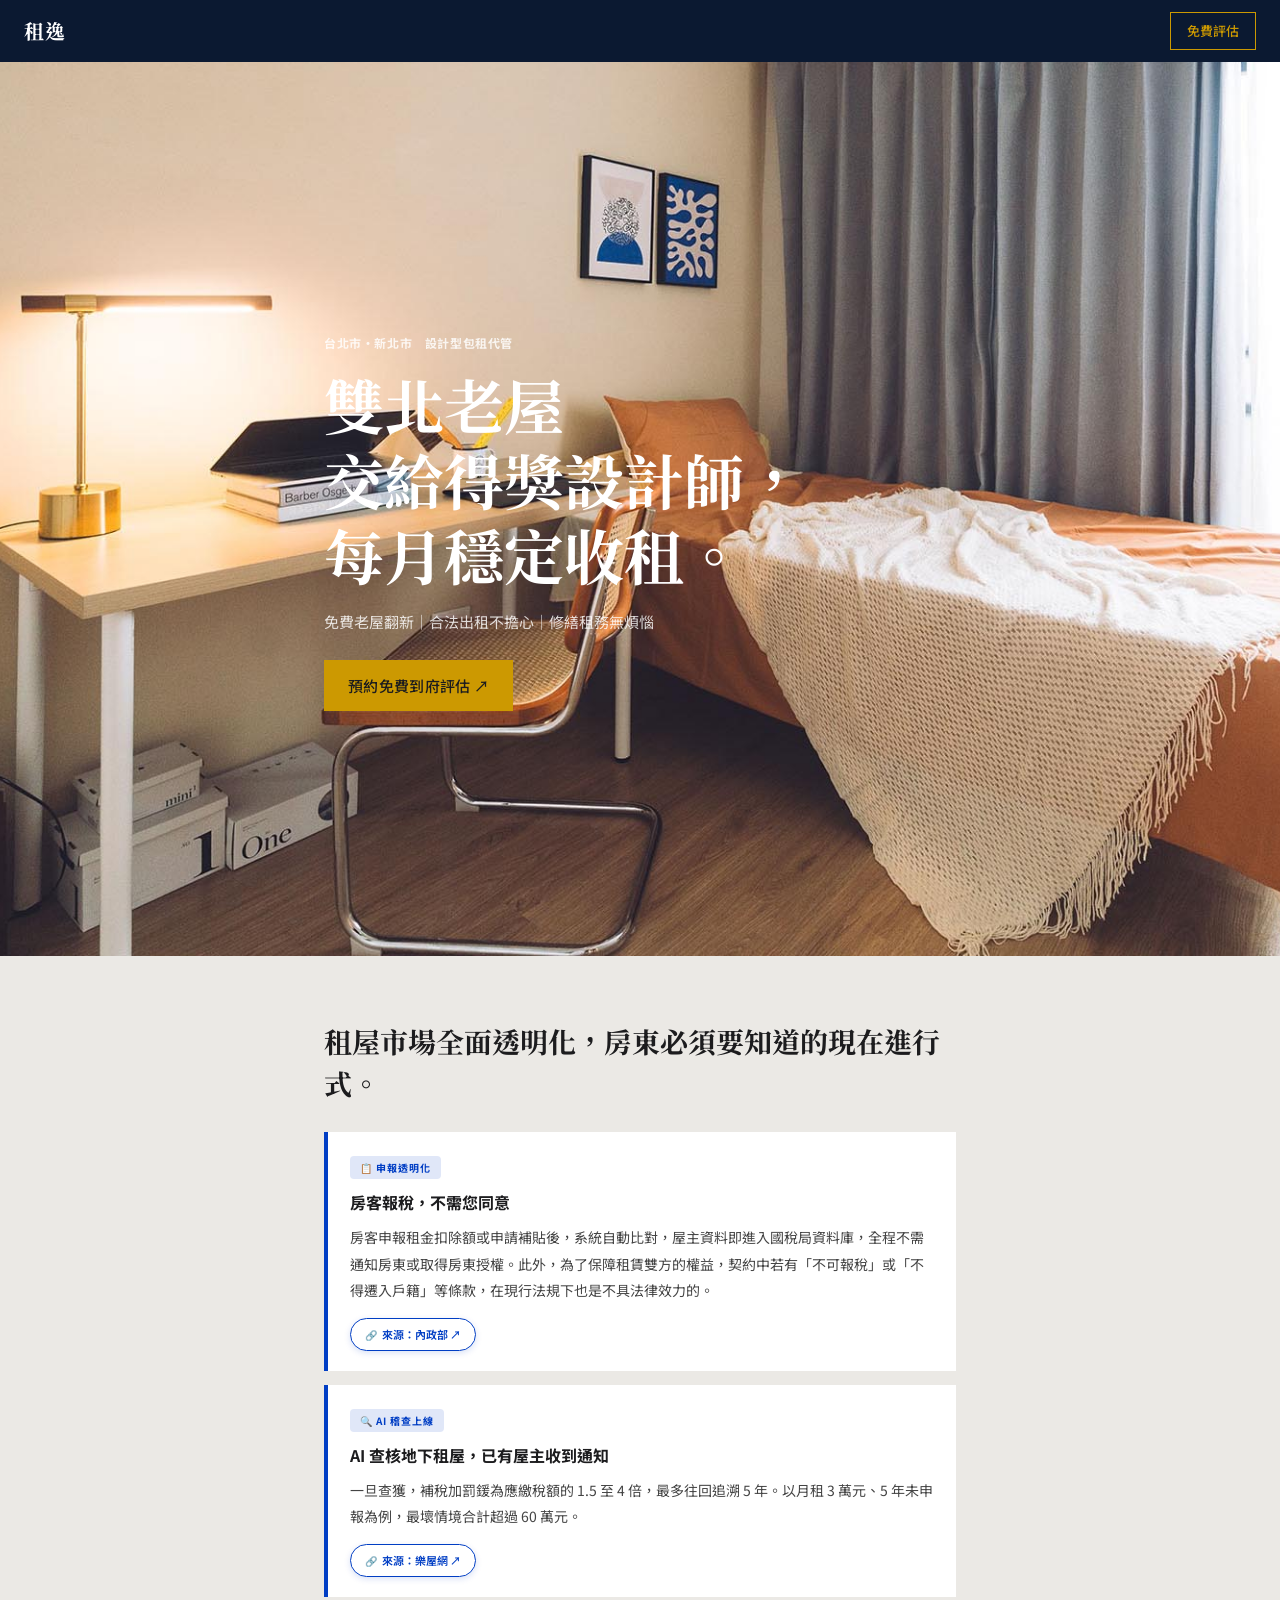
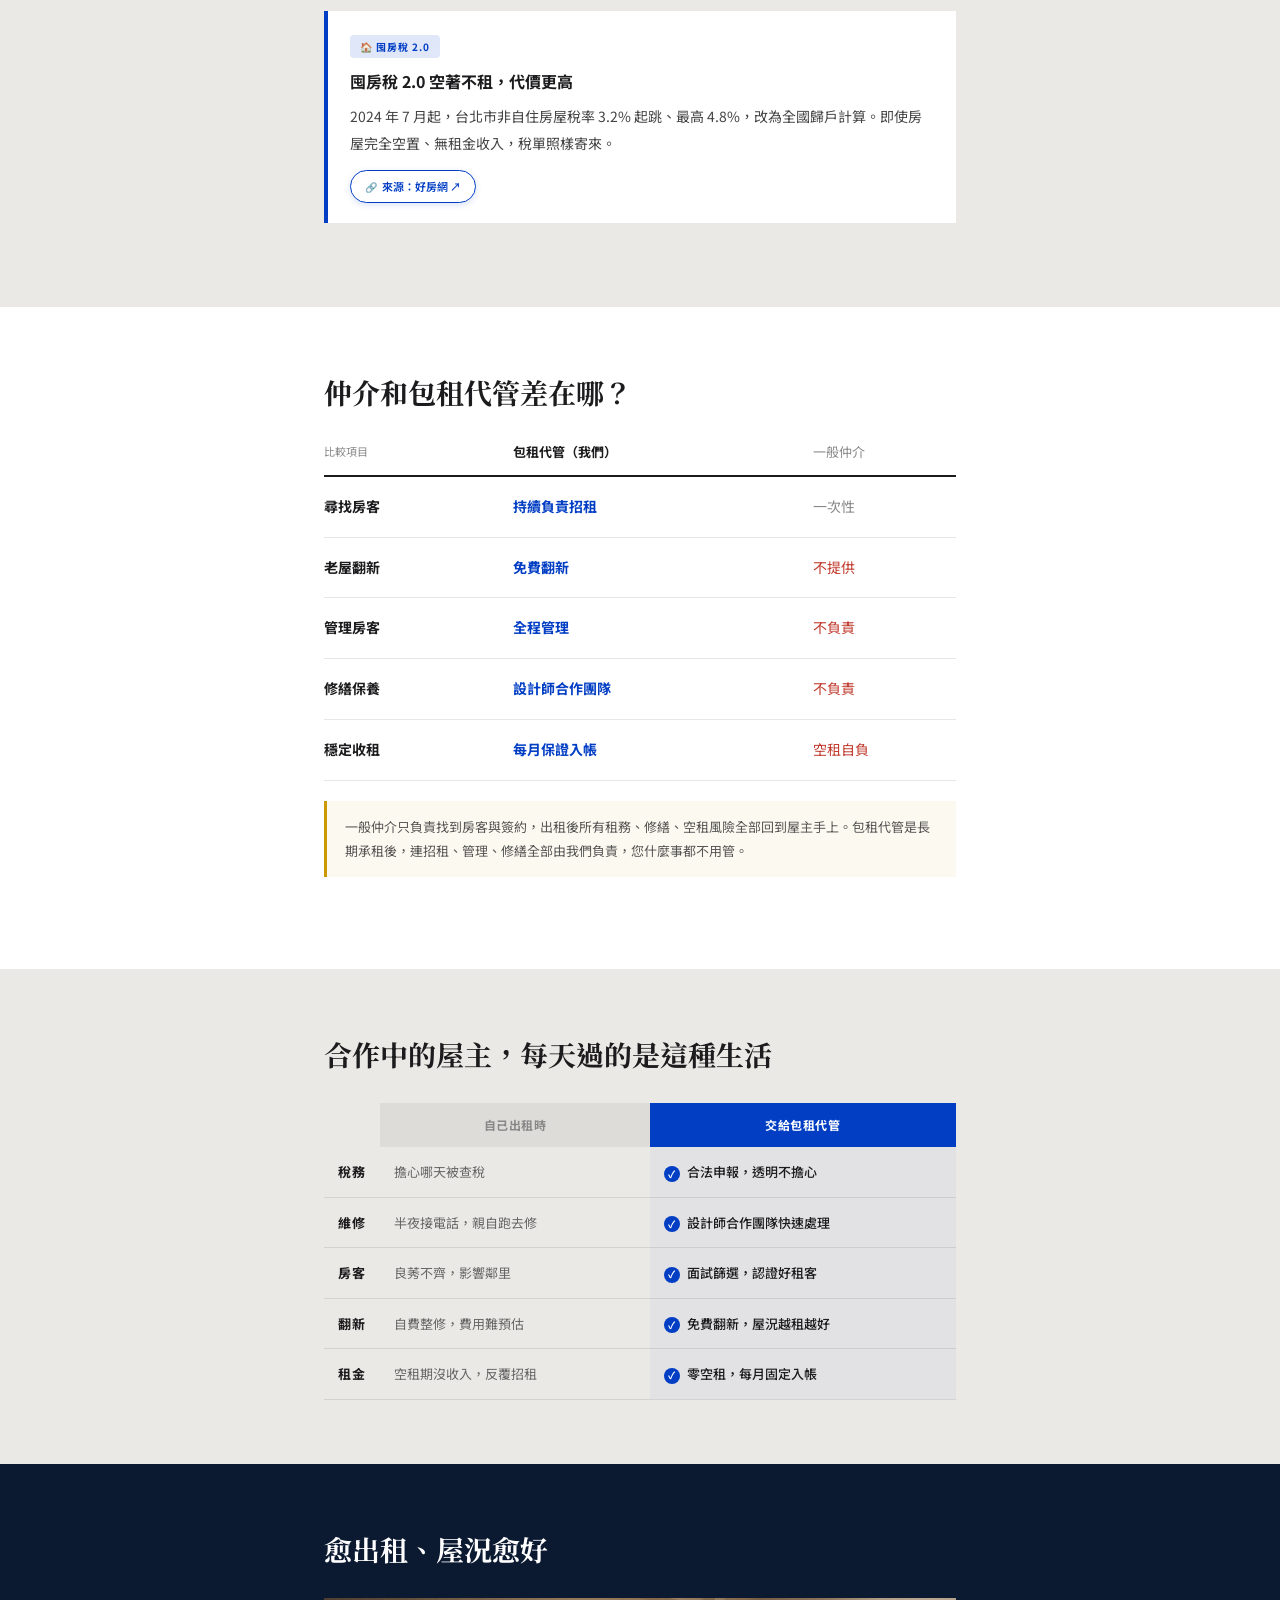
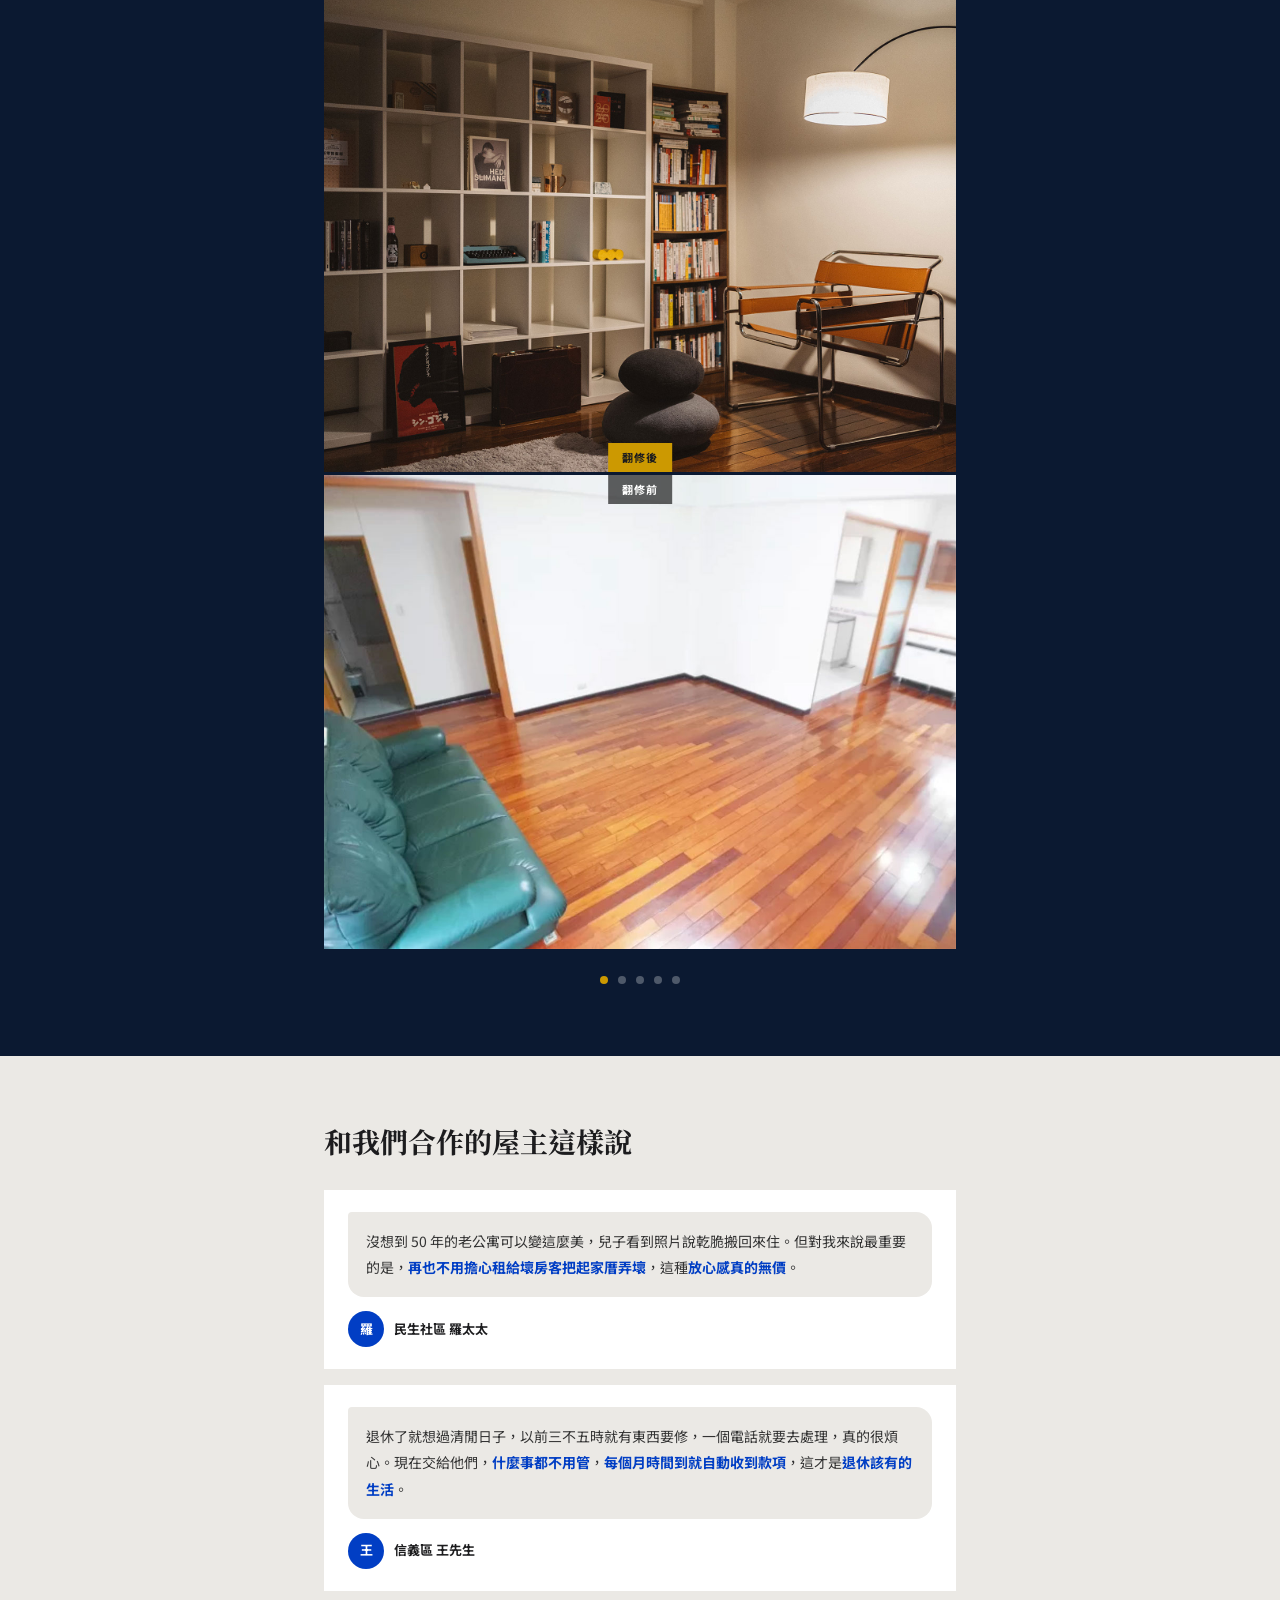
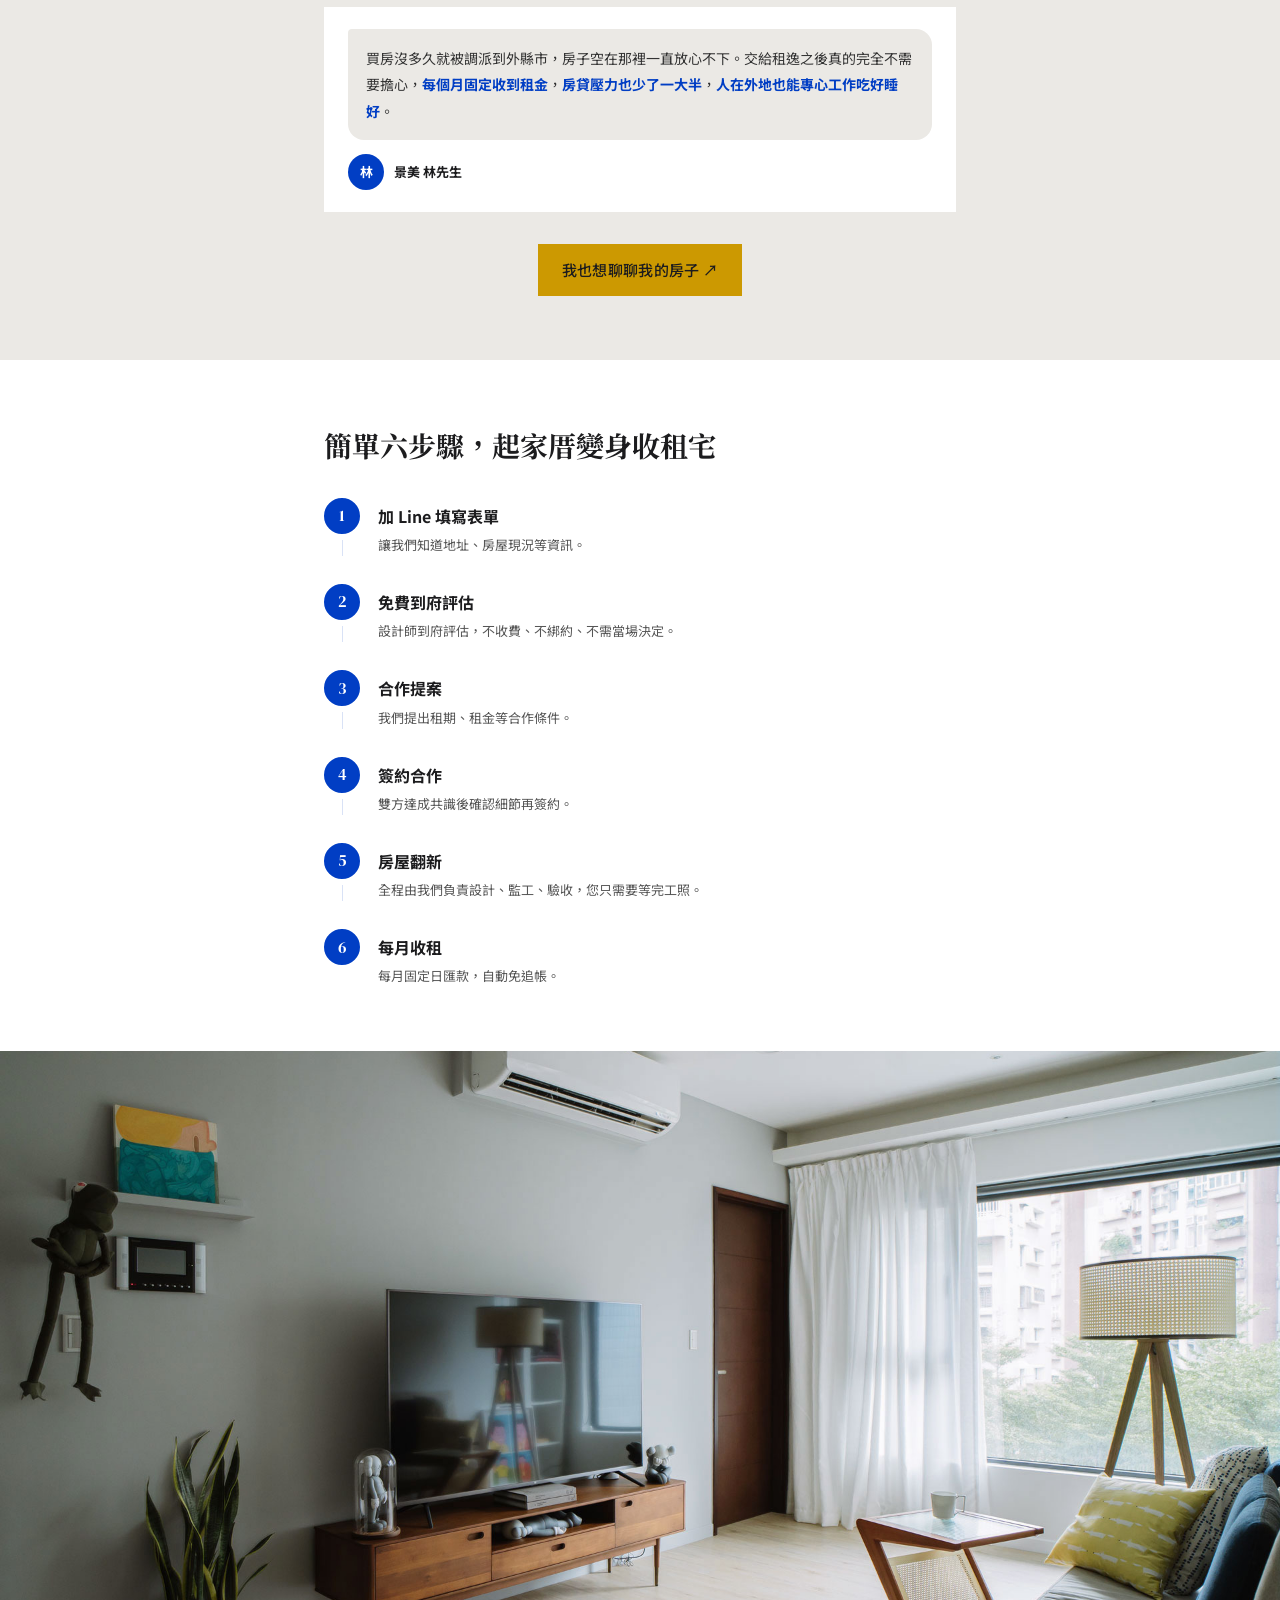
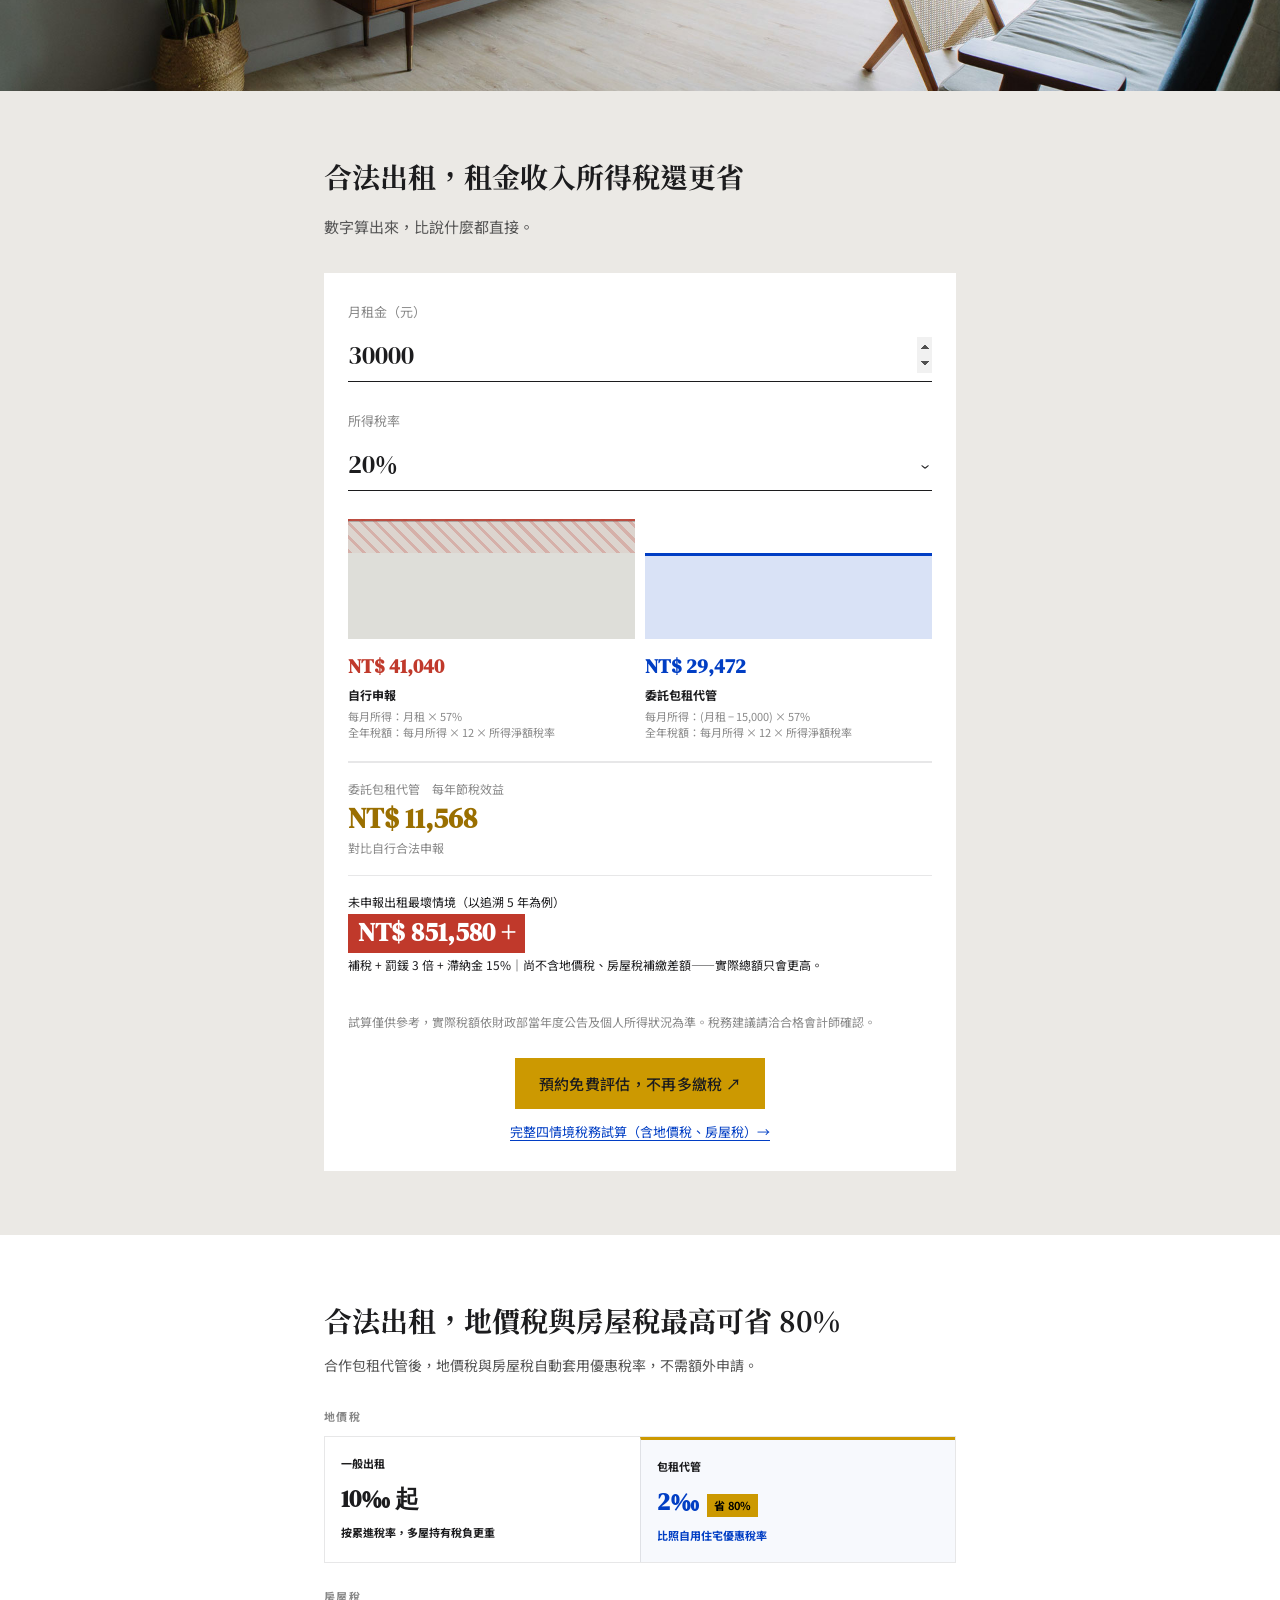
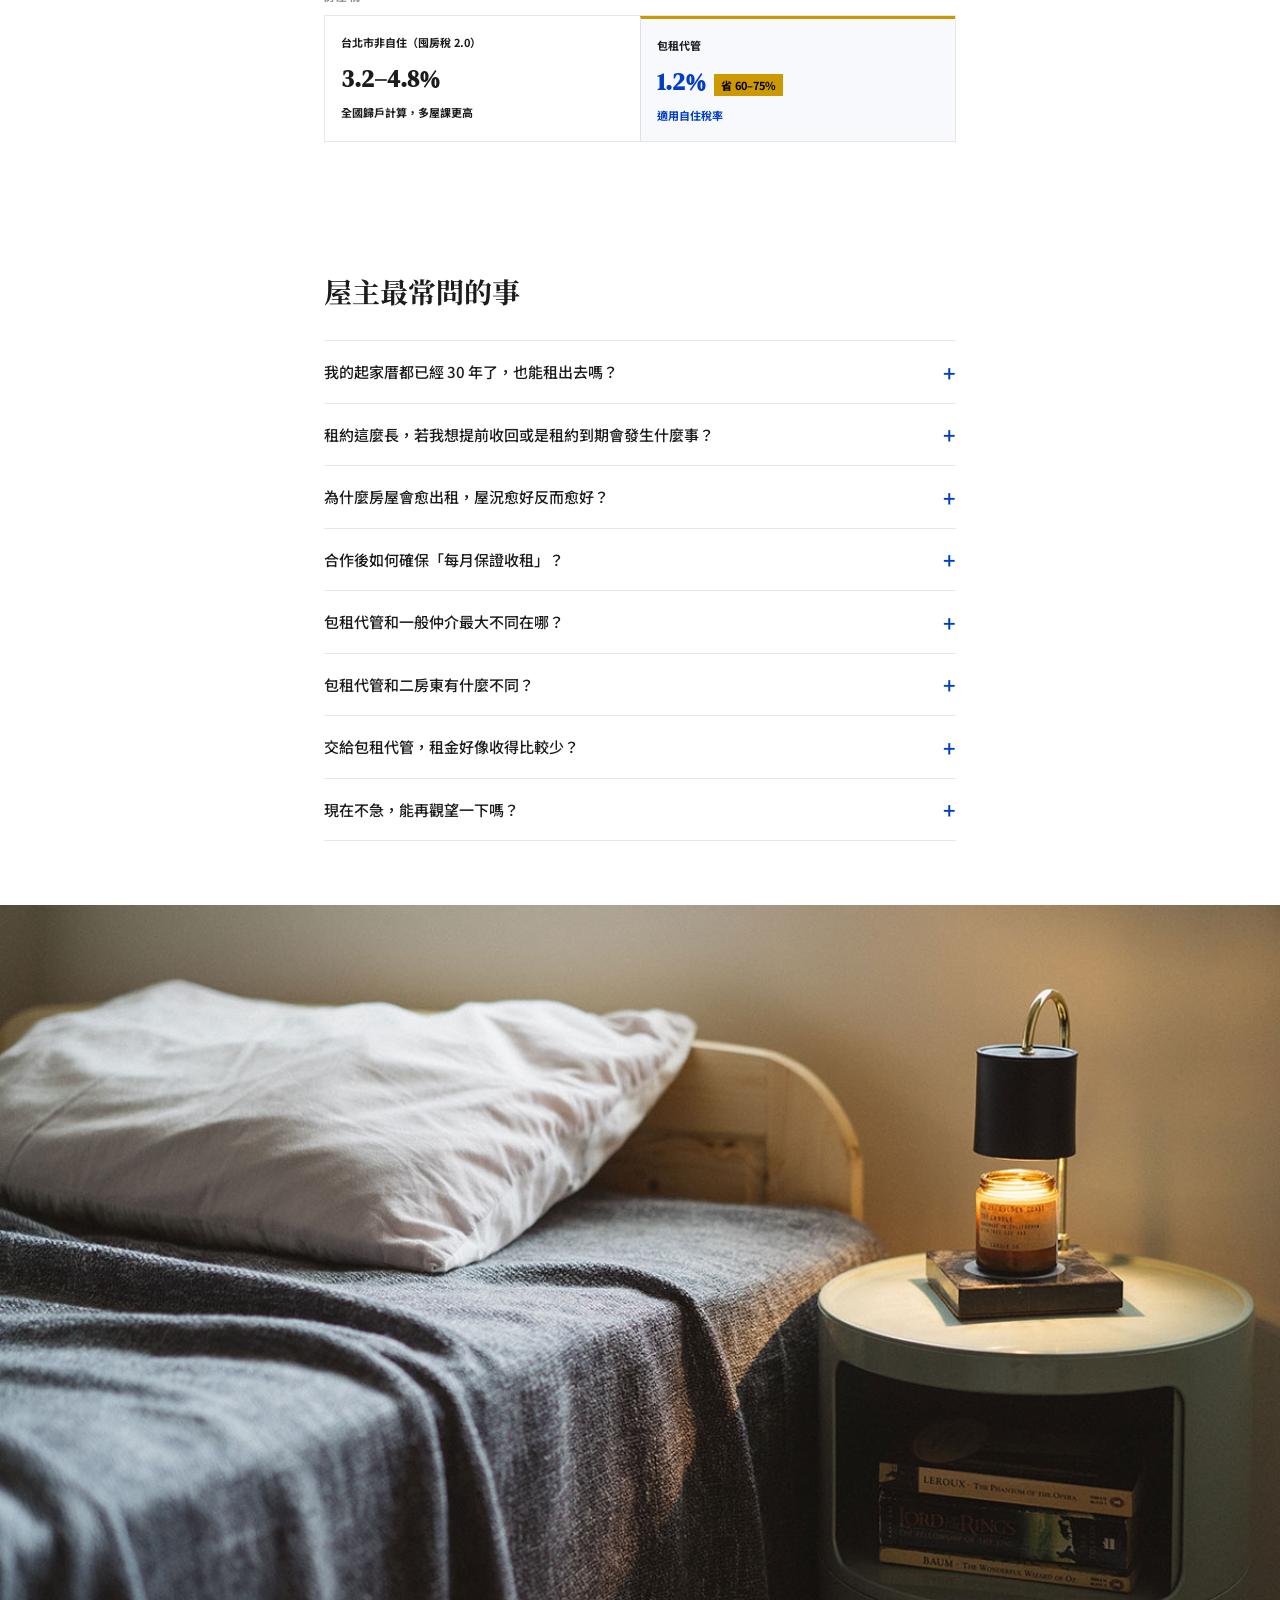
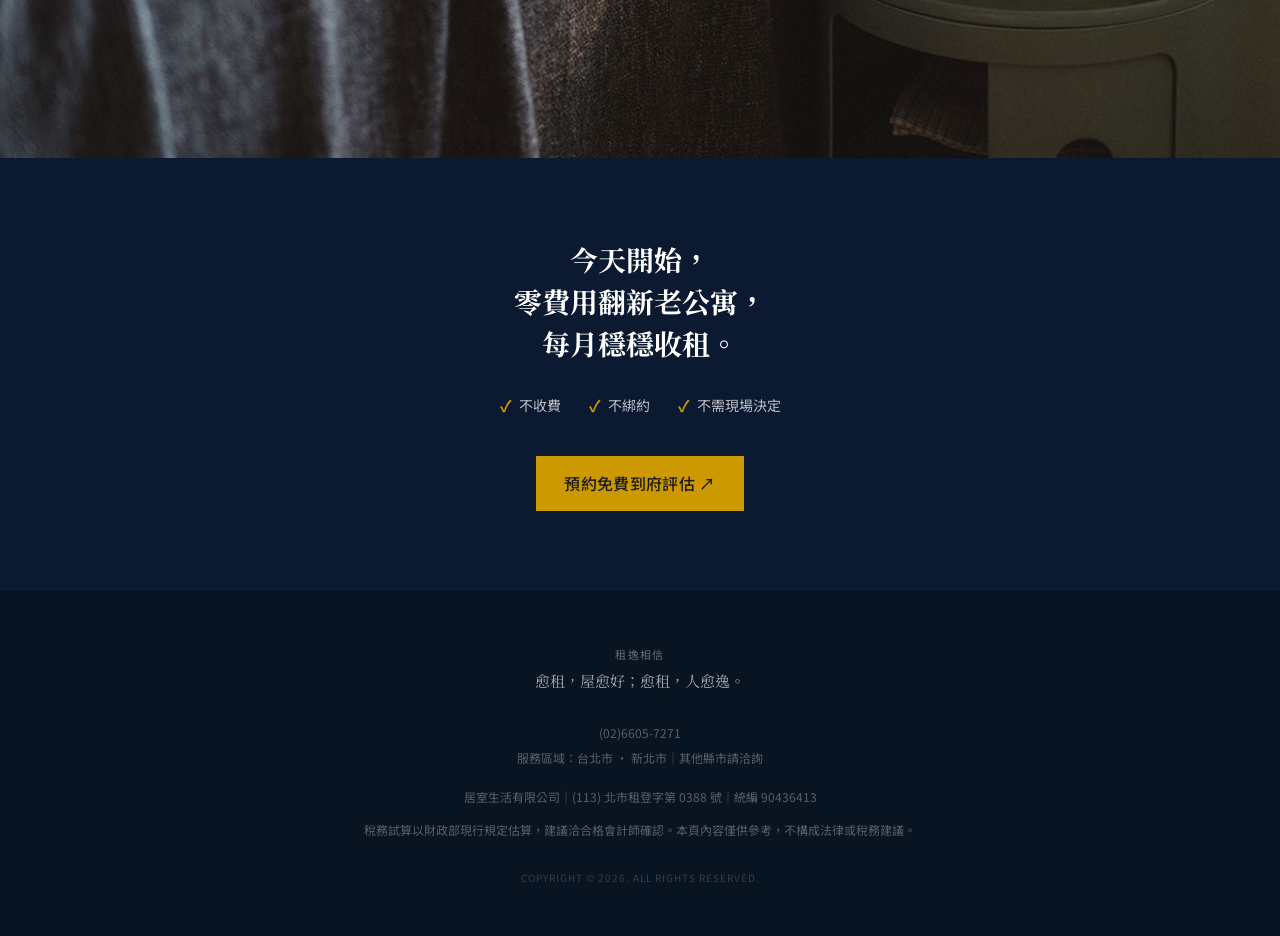
<file: index.html>
<!DOCTYPE html>
<html lang="zh-TW">
<head>
  <meta charset="UTF-8">
  <meta name="viewport" content="width=device-width, initial-scale=1.0">
  <title>租逸｜得獎設計師的包租代管｜雙北</title>
  <meta name="description" content="雙北老屋交給得獎設計師，零前期成本翻修，每月穩定收租，稅務全包辦。免費到府評估。">
  <meta property="og:title" content="租逸｜得獎設計師的包租代管｜雙北">
  <meta property="og:description" content="雙北老屋交給得獎設計師，零前期成本翻修，每月穩定收租，稅務全包辦。免費到府評估。">
  <meta property="og:url" content="https://gynogo.github.io/leasure-lp/">
  <meta property="og:type" content="website">
  <meta property="og:image" content="https://gynogo.github.io/leasure-lp/img/hero_xsroomc.jpg">
  <link rel="stylesheet" href="style.css">
</head>
<body>

<!-- ════════════════════════════════════════════════
     STICKY NAV
     ════════════════════════════════════════════════ -->
<nav class="sticky-nav">
  <div class="nav-logo-text">租逸</div>
  <a href="#cta" class="nav-cta">免費評估</a>
</nav>


<!-- ════════════════════════════════════════════════
     SECTION 1 | HERO
     ════════════════════════════════════════════════ -->
<section class="hero">
  <img src="img/hero_xsroomc.jpg" class="hero-bg-img" alt="翻修後空間實景">
  <div class="container hero-content">
    <div class="hero-eyebrow">台北市・新北市　設計型包租代管</div>
    <h1>雙北老屋<br>交給得獎設計師，<br>每月穩定收租。</h1>
    <p class="hero-sub">免費老屋翻新｜合法出租不擔心｜修繕租務無煩惱</p>
    <div class="hero-cta-row">
      <a href="https://line.me/ti/p/~ginoboya" target="_blank" rel="noopener" class="btn-primary">預約免費到府評估 ↗</a>
    </div>
  </div>
</section>


<!-- ════════════════════════════════════════════════
     SECTION 2 | 環境趨勢
     ════════════════════════════════════════════════ -->
<section>
  <div class="container">
    <h2>租屋市場全面透明化，房東必須要知道的現在進行式。</h2>

    <div class="env-cards">
      <div class="env-card">
        <div class="env-card-label">📋 申報透明化</div>
        <h3>房客報稅，不需您同意</h3>
        <p>房客申報租金扣除額或申請補貼後，系統自動比對，屋主資料即進入國稅局資料庫，全程不需通知房東或取得房東授權。此外，為了保障租賃雙方的權益，契約中若有「不可報稅」或「不得遷入戶籍」等條款，在現行法規下也是不具法律效力的。</p>
        <a class="env-card-source" href="https://www.moi.gov.tw/News_Content.aspx?n=4&s=263921" target="_blank" rel="noopener">來源：內政部 ↗</a>
      </div>
      <div class="env-card">
        <div class="env-card-label">🔍 AI 稽查上線</div>
        <h3>AI 查核地下租屋，已有屋主收到通知</h3>
        <p>一旦查獲，補稅加罰鍰為應繳稅額的 1.5 至 4 倍，最多往回追溯 5 年。以月租 3 萬元、5 年未申報為例，最壞情境合計超過 60 萬元。</p>
        <a class="env-card-source" href="https://extra.rakuya.com.tw/house_news/61215.html" target="_blank" rel="noopener">來源：樂屋網 ↗</a>
      </div>
      <div class="env-card">
        <div class="env-card-label">🏠 囤房稅 2.0</div>
        <h3>囤房稅 2.0 空著不租，代價更高</h3>
        <p>2024 年 7 月起，台北市非自住房屋稅率 3.2% 起跳、最高 4.8%，改為全國歸戶計算。即使房屋完全空置、無租金收入，稅單照樣寄來。</p>
        <a class="env-card-source" href="https://www.hbhousing.com.tw/news/detail.aspx?num=5266" target="_blank" rel="noopener">來源：好房網 ↗</a>
      </div>
    </div>
  </div>
</section>


<!-- ════════════════════════════════════════════════
     SECTION 3 | 包租代管科普
     ════════════════════════════════════════════════ -->
<section id="s3" style="background:var(--white)">
  <div class="container">
    <h2>仲介和包租代管差在哪？</h2>

    <div class="compare-wrap">
      <table class="compare-table">
        <thead>
          <tr>
            <th class="ct-cat-head">比較項目</th>
            <th class="ct-our-head">包租代管（我們）</th>
            <th class="ct-them-head">一般仲介</th>
          </tr>
        </thead>
        <tbody>
          <tr>
            <td class="ct-cat">尋找房客</td>
            <td class="ct-our">持續負責招租</td>
            <td class="ct-them">一次性</td>
          </tr>
          <tr>
            <td class="ct-cat">老屋翻新</td>
            <td class="ct-our">免費翻新</td>
            <td class="ct-them them-no">不提供</td>
          </tr>
          <tr>
            <td class="ct-cat">管理房客</td>
            <td class="ct-our">全程管理</td>
            <td class="ct-them them-no">不負責</td>
          </tr>
          <tr>
            <td class="ct-cat">修繕保養</td>
            <td class="ct-our">設計師合作團隊</td>
            <td class="ct-them them-no">不負責</td>
          </tr>
          <tr>
            <td class="ct-cat">穩定收租</td>
            <td class="ct-our">每月保證入帳</td>
            <td class="ct-them them-no">空租自負</td>
          </tr>
        </tbody>
      </table>
      <div class="ct-note">
        一般仲介只負責找到房客與簽約，出租後所有租務、修繕、空租風險全部回到屋主手上。包租代管是長期承租後，連招租、管理、修繕全部由我們負責，您什麼事都不用管。
      </div>
    </div>
  </div>
</section>


<!-- ════════════════════════════════════════════════
     SECTION 4 | 同間房子，兩種日子（表格）
     ════════════════════════════════════════════════ -->
<section class="chat-section">
  <div class="container">
    <h2>合作中的屋主，每天過的是這種生活</h2>

    <div class="diff-wrap">
      <table class="diff-table">
        <thead>
          <tr>
            <th class="diff-th-cat"></th>
            <th class="diff-th-before">自己出租時</th>
            <th class="diff-th-after">交給包租代管</th>
          </tr>
        </thead>
        <tbody>
          <tr>
            <td class="diff-cat">稅務</td>
            <td class="diff-before">擔心哪天被查稅</td>
            <td class="diff-after">合法申報，透明不擔心</td>
          </tr>
          <tr>
            <td class="diff-cat">維修</td>
            <td class="diff-before">半夜接電話，親自跑去修</td>
            <td class="diff-after">設計師合作團隊快速處理</td>
          </tr>
          <tr>
            <td class="diff-cat">房客</td>
            <td class="diff-before">良莠不齊，影響鄰里</td>
            <td class="diff-after">面試篩選，認證好租客</td>
          </tr>
          <tr>
            <td class="diff-cat">翻新</td>
            <td class="diff-before">自費整修，費用難預估</td>
            <td class="diff-after">免費翻新，屋況越租越好</td>
          </tr>
          <tr>
            <td class="diff-cat">租金</td>
            <td class="diff-before">空租期沒收入，反覆招租</td>
            <td class="diff-after">零空租，每月固定入帳</td>
          </tr>
        </tbody>
      </table>
    </div>
  </div>
</section>


<!-- ════════════════════════════════════════════════
     SECTION 5 | 空間改造（垂直，after 上 before 下）
     ════════════════════════════════════════════════ -->
<section class="ba-section">
  <div class="container">
    <h2 style="color:var(--white)">愈出租、屋況愈好</h2>

    <div class="ba-slider" id="ba-slider">
      <div class="ba-track" id="ba-track">

        <div class="ba-case">
          <div class="ba-photo-v">
            <img src="img/xd38_after.jpg" alt="翻修後">
            <span class="ba-photo-label after-label">翻修後</span>
          </div>
          <div class="ba-photo-v">
            <img src="img/xd38_before.jpg" alt="翻修前">
            <span class="ba-photo-label before-label">翻修前</span>
          </div>
        </div>

        <div class="ba-case">
          <div class="ba-photo-v">
            <img src="img/xs01_after.jpg" alt="翻修後">
            <span class="ba-photo-label after-label">翻修後</span>
          </div>
          <div class="ba-photo-v">
            <img src="img/xs01_before.jpg" alt="翻修前">
            <span class="ba-photo-label before-label">翻修前</span>
          </div>
        </div>

        <div class="ba-case">
          <div class="ba-photo-v">
            <img src="img/jm_after.jpg" alt="翻修後">
            <span class="ba-photo-label after-label">翻修後</span>
          </div>
          <div class="ba-photo-v">
            <img src="img/jm_before.jpg" alt="翻修前">
            <span class="ba-photo-label before-label">翻修前</span>
          </div>
        </div>

        <div class="ba-case">
          <div class="ba-photo-v">
            <img src="img/yj07_after01.jpg" alt="翻修後">
            <span class="ba-photo-label after-label">翻修後</span>
          </div>
          <div class="ba-photo-v">
            <img src="img/yj07_before.jpg" alt="翻修前">
            <span class="ba-photo-label before-label">翻修前</span>
          </div>
        </div>

        <div class="ba-case">
          <div class="ba-photo-v">
            <img src="img/yj07_after02.jpg" alt="翻修後">
            <span class="ba-photo-label after-label">翻修後</span>
          </div>
          <div class="ba-photo-v">
            <img src="img/yj07_before02.jpg" alt="翻修前">
            <span class="ba-photo-label before-label">翻修前</span>
          </div>
        </div>

      </div>
    </div>

    <div class="ba-dots" id="ba-dots">
      <button class="ba-dot active" data-idx="0" aria-label="第 1 組"></button>
      <button class="ba-dot" data-idx="1" aria-label="第 2 組"></button>
      <button class="ba-dot" data-idx="2" aria-label="第 3 組"></button>
      <button class="ba-dot" data-idx="3" aria-label="第 4 組"></button>
      <button class="ba-dot" data-idx="4" aria-label="第 5 組"></button>
    </div>
  </div>
</section>


<!-- ════════════════════════════════════════════════
     SECTION 6 | 屋主見證（LINE 對話風格）
     ════════════════════════════════════════════════ -->
<section>
  <div class="container">
    <h2>和我們合作的屋主這樣說</h2>

    <div class="chat-cards">

      <div class="chat-card">
        <div class="chat-bubble">
          沒想到 50 年的老公寓可以變這麼美，兒子看到照片說乾脆搬回來住。但對我來說最重要的是，<span class="hl">再也不用擔心租給壞房客把起家厝弄壞</span>，這種<span class="hl">放心感真的無價</span>。
        </div>
        <div class="chat-attribution">
          <div class="chat-avatar">羅</div>
          <span class="chat-name">民生社區 羅太太</span>
        </div>
      </div>

      <div class="chat-card">
        <div class="chat-bubble">
          退休了就想過清閒日子，以前三不五時就有東西要修，一個電話就要去處理，真的很煩心。現在交給他們，<span class="hl">什麼事都不用管</span>，<span class="hl">每個月時間到就自動收到款項</span>，這才是<span class="hl">退休該有的生活</span>。
        </div>
        <div class="chat-attribution">
          <div class="chat-avatar">王</div>
          <span class="chat-name">信義區 王先生</span>
        </div>
      </div>

      <div class="chat-card">
        <div class="chat-bubble">
          買房沒多久就被調派到外縣市，房子空在那裡一直放心不下。交給租逸之後真的完全不需要擔心，<span class="hl">每個月固定收到租金</span>，<span class="hl">房貸壓力也少了一大半</span>，<span class="hl">人在外地也能專心工作吃好睡好</span>。
        </div>
        <div class="chat-attribution">
          <div class="chat-avatar">林</div>
          <span class="chat-name">景美 林先生</span>
        </div>
      </div>

    </div>
    <div style="margin-top:32px;text-align:center">
      <a href="https://line.me/ti/p/~ginoboya" target="_blank" rel="noopener" class="btn-primary">我也想聊聊我的房子 ↗</a>
    </div>
  </div>
</section>


<!-- ════════════════════════════════════════════════
     SECTION 7 | 服務流程
     ════════════════════════════════════════════════ -->
<section class="process-section">
  <div class="container">

    <h2 style="margin-bottom:32px">簡單六步驟，起家厝變身收租宅</h2>

    <div class="steps">

      <div class="step">
        <div class="step-col">
          <div class="step-circle">1</div>
          <div class="step-line"></div>
        </div>
        <div class="step-body">
          <div class="step-title">加 Line 填寫表單</div>
          <p class="step-desc">讓我們知道地址、房屋現況等資訊。</p>
        </div>
      </div>

      <div class="step">
        <div class="step-col">
          <div class="step-circle">2</div>
          <div class="step-line"></div>
        </div>
        <div class="step-body">
          <div class="step-title">免費到府評估</div>
          <p class="step-desc">設計師到府評估，不收費、不綁約、不需當場決定。</p>
        </div>
      </div>


      <div class="step">
        <div class="step-col">
          <div class="step-circle">3</div>
          <div class="step-line"></div>
        </div>
        <div class="step-body">
          <div class="step-title">合作提案</div>
          <p class="step-desc">我們提出租期、租金等合作條件。</p>
        </div>
      </div>

      <div class="step">
        <div class="step-col">
          <div class="step-circle">4</div>
          <div class="step-line"></div>
        </div>
        <div class="step-body">
          <div class="step-title">簽約合作</div>
          <p class="step-desc">雙方達成共識後確認細節再簽約。</p>
        </div>
      </div>

      <div class="step">
        <div class="step-col">
          <div class="step-circle">5</div>
          <div class="step-line"></div>
        </div>
        <div class="step-body">
          <div class="step-title">房屋翻新</div>
          <p class="step-desc">全程由我們負責設計、監工、驗收，您只需要等完工照。</p>
        </div>
      </div>

      <div class="step">
        <div class="step-col">
          <div class="step-circle">6</div>
          <div class="step-line"></div>
        </div>
        <div class="step-body">
          <div class="step-title">每月收租</div>
          <p class="step-desc">每月固定日匯款，自動免追帳。</p>
        </div>
      </div>

    </div>
  </div>
</section>


<!-- ── CASE STUDY PHOTO 1 ── -->
<div class="case-photo-break">
  <img src="img/jm_casestudy.jpg" alt="翻修完成空間實景">
</div>


<!-- ════════════════════════════════════════════════
     SECTION 8 | 試算工具（內嵌，節稅效益）
     ════════════════════════════════════════════════ -->
<section class="calc-section" id="calc">
  <div class="container">
    <h2>合法出租，租金收入所得稅還更省</h2>
    <p class="calc-intro">數字算出來，比說什麼都直接。</p>

    <div class="calc-card">

      <div class="calc-field">
        <label class="calc-field-label">月租金（元）</label>
        <input type="number" id="lp-rent" class="calc-input" value="30000" min="1000" step="1000" oninput="lpCalc()">
      </div>

      <div class="calc-field">
        <label class="calc-field-label">所得稅率</label>
        <div class="calc-select-wrap">
          <select id="lp-rate" class="calc-select" onchange="lpCalc()">
            <option value="5">5%</option>
            <option value="12">12%</option>
            <option value="20" selected>20%</option>
            <option value="30">30%</option>
            <option value="40">40%</option>
          </select>
        </div>
      </div>

      <!-- Bar chart: 自行申報 vs 委託包租代管 -->
      <div class="calc-compare">
        <div class="cc-bars">
          <div class="cc-bar-col cc-bar-col-left">
            <div class="cc-diff-inner" id="lp-diff-inner" data-tip=""></div>
            <div class="cc-bar cc-bar-self" id="lp-bar-self"></div>
          </div>
          <div class="cc-bar-col"><div class="cc-bar cc-bar-mgd" id="lp-bar-mgd"></div></div>
        </div>
        <div class="cc-labels">
          <div class="cc-col">
            <div class="cc-amt cc-amt-gray" id="lp-val-self">NT$ 0</div>
            <div class="cc-name">自行申報</div>
            <div class="cc-sub">每月所得：月租 × 57%<br>全年稅額：每月所得 × 12 × 所得淨額稅率</div>
          </div>
          <div class="cc-col">
            <div class="cc-amt cc-amt-blue" id="lp-val-mgd">NT$ 0</div>
            <div class="cc-name">委託包租代管</div>
            <div class="cc-sub">每月所得：(月租 − 15,000) × 57%<br>全年稅額：每月所得 × 12 × 所得淨額稅率</div>
          </div>
        </div>
      </div>

      <!-- 節稅效益 -->
      <div class="calc-row">
        <div class="calc-row-label">委託包租代管　每年節稅效益</div>
        <div class="calc-row-val calc-val-gold" id="lp-val-savings">NT$ 0</div>
        <div class="calc-row-sub">對比自行合法申報</div>
      </div>

      <!-- 最壞情境：只有金額紅底 -->
      <div class="calc-row calc-row-worst">
        <div class="calc-row-label">未申報出租最壞情境（以追溯 5 年為例）</div>
        <div class="calc-row-val">
          <span class="calc-danger-badge" id="lp-val-worst">NT$ 0</span>
        </div>
        <div class="calc-row-sub">補稅 + 罰鍰 3 倍 + 滯納金 15%｜尚不含地價稅、房屋稅補繳差額——實際總額只會更高。</div>
      </div>

      <p class="calc-disc">試算僅供參考，實際稅額依財政部當年度公告及個人所得狀況為準。稅務建議請洽合格會計師確認。</p>
      <div style="margin-top:24px;text-align:center;display:flex;flex-direction:column;align-items:center;gap:12px">
        <a href="https://line.me/ti/p/~ginoboya" target="_blank" rel="noopener" class="btn-primary">預約免費評估，不再多繳稅 ↗</a>
        <a href="calculator.html" style="font-size:13px;color:var(--blue);text-decoration:underline;text-underline-offset:3px;">完整四情境稅務試算（含地價稅、房屋稅）→</a>
      </div>
    </div>
  </div>
</section>


<!-- ════════════════════════════════════════════════
     SECTION 8b | 地價稅 / 房屋稅
     ════════════════════════════════════════════════ -->
<section style="background:var(--white)">
  <div class="container">
    <h2>合法出租，地價稅與房屋稅最高可省 80%</h2>
    <p style="margin-top:12px;font-size:14px;color:#555;line-height:1.85">合作包租代管後，地價稅與房屋稅自動套用優惠稅率，不需額外申請。</p>

    <div class="tax-cards">

      <div class="tax-card">
        <div class="tax-card-type">地價稅</div>
        <div class="tax-compare">
          <div class="tax-col">
            <div class="tax-col-label">一般出租</div>
            <div class="tax-col-val">10‰ 起</div>
            <div class="tax-col-sub">按累進稅率，多屋持有稅負更重</div>
          </div>
          <div class="tax-col">
            <div class="tax-col-label">包租代管</div>
            <div class="tax-col-val-row">
              <div class="tax-col-val">2‰</div>
              <span class="tax-save-badge">省 80%</span>
            </div>
            <div class="tax-col-sub">比照自用住宅優惠稅率</div>
          </div>
        </div>
      </div>

      <div class="tax-card">
        <div class="tax-card-type">房屋稅</div>
        <div class="tax-compare">
          <div class="tax-col">
            <div class="tax-col-label">台北市非自住（囤房稅 2.0）</div>
            <div class="tax-col-val">3.2–4.8%</div>
            <div class="tax-col-sub">全國歸戶計算，多屋課更高</div>
          </div>
          <div class="tax-col">
            <div class="tax-col-label">包租代管</div>
            <div class="tax-col-val-row">
              <div class="tax-col-val">1.2%</div>
              <span class="tax-save-badge">省 60–75%</span>
            </div>
            <div class="tax-col-sub">適用自住稅率</div>
          </div>
        </div>
      </div>

    </div>
  </div>
</section>


<!-- ════════════════════════════════════════════════
     SECTION 9 | FAQ
     ════════════════════════════════════════════════ -->
<section class="faq-section">
  <div class="container">
    <h2>屋主最常問的事</h2>

    <div class="faq-list">

      <details>
        <summary>
          <span class="faq-q">我的起家厝都已經 30 年了，也能租出去嗎？</span>
          <span class="faq-plus">+</span>
        </summary>
        <p class="faq-ans">當然沒問題，新成屋到 50 年老屋我們都有設計裝修經驗，可完全放心交給我們處理。租逸是少見的從設計規劃、裝修翻新、包租代管都能一條龍處理，且為德國紅點設計獎設計師主理的團隊。</p>
      </details>

      <details>
        <summary>
          <span class="faq-q">租約這麼長，若我想提前收回或是租約到期會發生什麼事？</span>
          <span class="faq-plus">+</span>
        </summary>
        <p class="faq-ans">長約是因為我們在前期投入大筆裝修成本，但不用擔心，合約均包含「房屋提前收回條款」，若遇到如都更等狀況，雙方可協商收回。租約期間保證每月穩定收租，租約到期後還給您一間翻新的房屋。</p>
      </details>

      <details>
        <summary>
          <span class="faq-q">為什麼房屋會愈出租，屋況愈好反而愈好？</span>
          <span class="faq-plus">+</span>
        </summary>
        <p class="faq-ans">從出租前的居住安全評估、房屋翻新、家具設備換新，到出租期間的房客篩選、每月專人打掃、設備修繕保養等，我們保證房屋時時都被全方位照顧。</p>
      </details>

      <details>
        <summary>
          <span class="faq-q">合作後如何確保「每月保證收租」？</span>
          <span class="faq-plus">+</span>
        </summary>
        <p class="faq-ans">不論房屋是否空租，每月收租均白紙黑字寫在契約中，我們每月定期於指定日期匯出款項，保證穩定入帳。</p>
      </details>

      <details>
        <summary>
          <span class="faq-q">包租代管和一般仲介最大不同在哪？</span>
          <span class="faq-plus">+</span>
        </summary>
        <p class="faq-ans">一般仲介只負責一次性交易，出租後所有租務等均回到房東手上。租逸的包租代管是長期承租後，連同招租、管理、修繕全部由我們負責，您什麼事都不用處理，每月穩定收租。</p>
      </details>

      <details>
        <summary>
          <span class="faq-q">包租代管和二房東有什麼不同？</span>
          <span class="faq-plus">+</span>
        </summary>
        <p class="faq-ans">包租代管是政府近年居住政策重點，正是為了避免惡劣二房東而設立，業者受《租賃住宅市場發展及管理條例》所規範，需為合法登記的租賃住宅服務業，您的權益完全受法律保障。</p>
      </details>

      <details>
        <summary>
          <span class="faq-q">交給包租代管，租金好像收得比較少？</span>
          <span class="faq-plus">+</span>
        </summary>
        <p class="faq-ans">帳面上月月滿租、零裝修成本的計算方式確實最終數字可能比較高，但實際上空租期、修繕、設備換新、時間成本等零零總總加進去後，選擇租逸的包租代管「每月保證收租」所帶來的穩定金流，是更安心、無煩惱的選擇。</p>
      </details>

      <details>
        <summary>
          <span class="faq-q">現在不急，能再觀望一下嗎？</span>
          <span class="faq-plus">+</span>
        </summary>
        <p class="faq-ans">
          當然可以。但這段時間，稅務風險、房屋老化、零租金收入，三件事同時在發生。
          我們很樂意先免費到府評估，不用現場決定，您可思考後再決定要不要合作。
          <br><br>
          <a href="https://line.me/ti/p/~ginoboya" target="_blank" rel="noopener" class="faq-cta-hint">先預約看看也無妨 ↗</a>
        </p>
      </details>

    </div>
  </div>
</section>


<!-- ── CASE STUDY PHOTO 2 ── -->
<div class="case-photo-break case-photo-intimate">
  <img src="img/xd_intimate.jpg" alt="空間細節實景">
</div>


<!-- ════════════════════════════════════════════════
     SECTION 10 | FINAL CTA
     ════════════════════════════════════════════════ -->
<section id="cta">
  <div class="container">
    <h2>今天開始，<br>零費用翻新老公寓，<br>每月穩穩收租。</h2>

    <div class="cta-guarantees">
      <div class="cta-g">不收費</div>
      <div class="cta-g">不綁約</div>
      <div class="cta-g">不需現場決定</div>
    </div>

    <a href="https://line.me/ti/p/~ginoboya" target="_blank" rel="noopener" class="btn-primary">預約免費到府評估 ↗</a>
  </div>
</section>


<!-- ════════════════════════════════════════════════
     FOOTER
     ════════════════════════════════════════════════ -->
<footer>
  <p class="footer-tagline"><span class="footer-believe">租逸相信</span><br>愈租，屋愈好；愈租，人愈逸。</p>
  <div class="footer-info">
    <div>(02)6605-7271</div>
    <div>服務區域：台北市 · 新北市｜其他縣市請洽詢</div>
    <div style="margin-top:14px">居室生活有限公司｜(113) 北市租登字第 0388 號｜統編 90436413</div>
    <div style="margin-top:8px">稅務試算以財政部現行規定估算，建議洽合格會計師確認。本頁內容僅供參考，不構成法律或稅務建議。</div>
    <div class="footer-copyright">COPYRIGHT &copy; 2026. ALL RIGHTS RESERVED.</div>
  </div>
</footer>


<!-- ════════════════════════════════════════════════
     INLINE CALCULATOR SCRIPT
     ════════════════════════════════════════════════ -->
<script>
/* ── Before/After Slider ─────────────────────── */
(function () {
  var track = document.getElementById('ba-track');
  var dots  = document.querySelectorAll('#ba-dots .ba-dot');
  var cur   = 0;

  function goto(idx) {
    cur = idx;
    track.style.transform = 'translateX(-' + (100 * idx) + '%)';
    dots.forEach(function (d, i) { d.classList.toggle('active', i === idx); });
  }

  dots.forEach(function (dot) {
    dot.addEventListener('click', function () { goto(parseInt(dot.dataset.idx, 10)); });
  });

  // Touch (mobile) — 綁在容器上，避免 track 平移後 touch 區域跑掉
  var slider = document.getElementById('ba-slider');
  var sx = 0, sy = 0, blocked = false;
  slider.addEventListener('touchstart', function (e) {
    sx = e.touches[0].clientX;
    sy = e.touches[0].clientY;
    blocked = false;
  }, { passive: true });
  slider.addEventListener('touchmove', function (e) {
    var dx = e.touches[0].clientX - sx;
    var dy = e.touches[0].clientY - sy;
    if (!blocked && Math.abs(dy) > Math.abs(dx)) { blocked = true; }
    if (!blocked && Math.abs(dx) > 5) { e.preventDefault(); }
  }, { passive: false });
  slider.addEventListener('touchend', function (e) {
    if (blocked) return;
    var dx = e.changedTouches[0].clientX - sx;
    if (Math.abs(dx) > 40) goto(Math.max(0, Math.min(dots.length - 1, cur + (dx < 0 ? 1 : -1))));
  });

  // Mouse drag (desktop)
  var mx = 0, dragging = false;
  track.style.cursor = 'grab';
  track.addEventListener('mousedown', function (e) {
    mx = e.clientX; dragging = true;
    track.style.cursor = 'grabbing';
    e.preventDefault();
  });
  document.addEventListener('mousemove', function (e) {
    if (!dragging) return;
  });
  document.addEventListener('mouseup', function (e) {
    if (!dragging) return;
    dragging = false; track.style.cursor = 'grab';
    var dx = e.clientX - mx;
    if (Math.abs(dx) > 40) goto(Math.max(0, Math.min(dots.length - 1, cur + (dx < 0 ? 1 : -1))));
  });
})();
</script>

<script>
(function () {
  var BAR_MAX = 120;

  function lpCalc() {
    var rent = parseFloat(document.getElementById('lp-rent').value) || 0;
    var rate = parseInt(document.getElementById('lp-rate').value, 10) / 100;
    var annual = rent * 12;
    var tSelf = annual * 0.57 * rate;
    // 包租代管分段累進制：前 6,000 全免；6,001-20,000 部分 × 47%；超過 20,000 部分 × 57%
    var monthlyTaxable;
    if (rent <= 6000) {
      monthlyTaxable = 0;
    } else if (rent <= 20000) {
      monthlyTaxable = (rent - 6000) * 0.47;
    } else {
      monthlyTaxable = 14000 * 0.47 + (rent - 20000) * 0.57;
    }
    var tManaged = monthlyTaxable * 12 * rate;
    var savings = Math.max(0, tSelf - tManaged);
    var worstCase = tSelf * 5 * 4.15; // 5年 × (補稅1 + 罰鍰3倍 + 滯納金15%)

    // Bar heights (proportional)
    var maxTax = Math.max(tSelf, tManaged, 1);
    var grayH = Math.round((tSelf / maxTax) * BAR_MAX);
    var blueH = Math.max(4, Math.round((tManaged / maxTax) * BAR_MAX));
    var diffH = Math.max(0, grayH - blueH);
    document.getElementById('lp-bar-self').style.height = grayH + 'px';
    document.getElementById('lp-bar-mgd').style.height  = blueH + 'px';
    var di = document.getElementById('lp-diff-inner');
    di.style.height = diffH + 'px';
    di.style.bottom = blueH + 'px';
    di.setAttribute('data-tip', '每年多繳 ' + fmt(savings));

    // Text values
    document.getElementById('lp-val-self').textContent    = fmt(tSelf);
    document.getElementById('lp-val-mgd').textContent     = fmt(tManaged);
    document.getElementById('lp-val-savings').textContent = fmt(savings);
    document.getElementById('lp-val-worst').textContent   = fmt(worstCase) + ' +';
  }

  function fmt(n) {
    return 'NT$ ' + Math.round(n).toLocaleString('zh-TW');
  }

  window.lpCalc = lpCalc;
  lpCalc();
})();
</script>

</body>
</html>
</file>
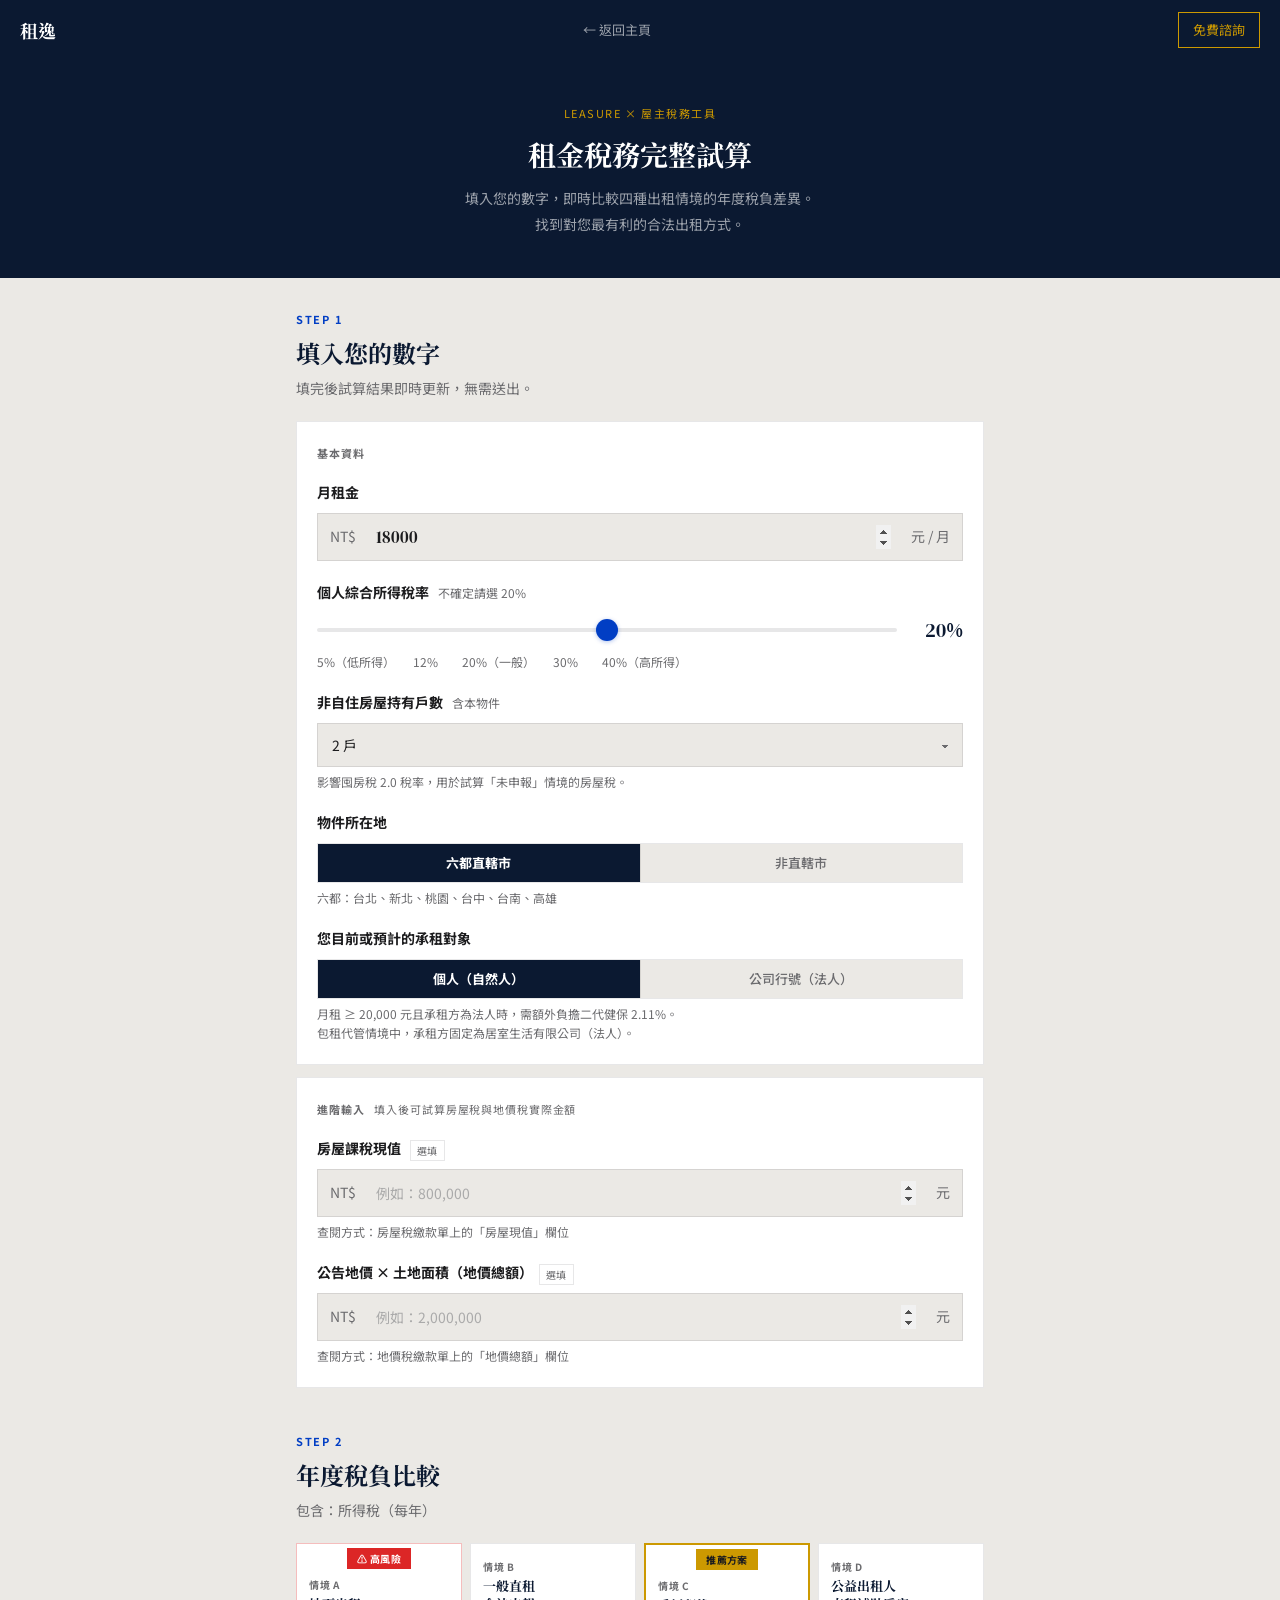
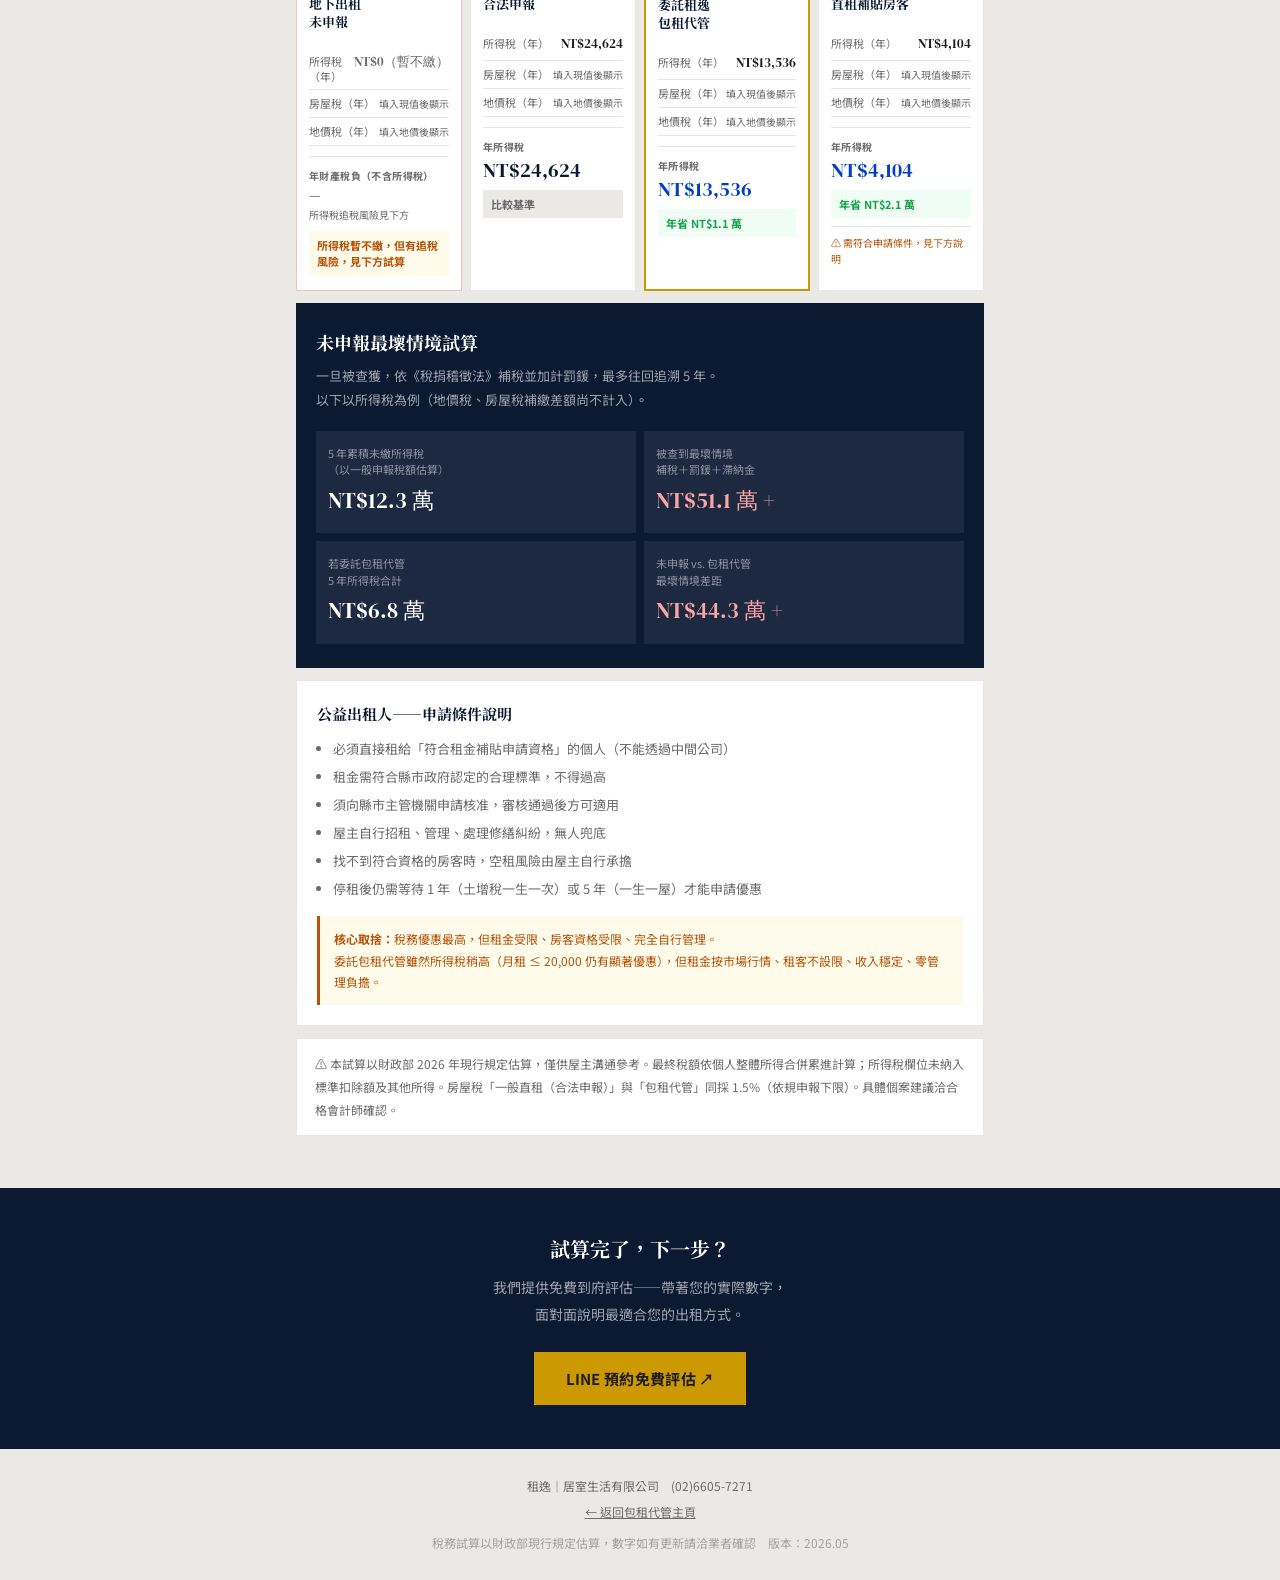
<file: calculator.html>
<!DOCTYPE html>
<html lang="zh-TW">
<head>
  <meta charset="UTF-8">
  <meta name="viewport" content="width=device-width, initial-scale=1.0">
  <title>租金稅務完整試算｜租逸包租代管</title>
  <meta name="description" content="填入月租金與稅率，即時比較未申報、一般直租、包租代管、公益出租人四種情境的年度稅負。">
  <meta property="og:title" content="租金稅務完整試算｜租逸包租代管">
  <meta property="og:description" content="四種出租情境完整稅負比較——找到最適合您的合法出租方式。">
  <meta property="og:url" content="https://gynogo.github.io/leasure-lp/calculator.html">
  <link rel="preconnect" href="https://fonts.googleapis.com">
  <link rel="preconnect" href="https://fonts.gstatic.com" crossorigin>
  <link href="https://fonts.googleapis.com/css2?family=Noto+Serif+TC:wght@700&family=Noto+Sans+TC:wght@400;500;700&family=DM+Serif+Display&display=swap" rel="stylesheet">
  <style>
    *, *::before, *::after { box-sizing: border-box; margin: 0; padding: 0; }

    :root {
      --bg:         #EBE9E5;
      --white:      #FFFFFF;
      --dark:       #0B1931;
      --dark2:      #081422;
      --blue:       #013EC4;
      --blue-tint:  rgba(1,62,196,0.08);
      --gold:       #CC9901;
      --ink:        #1C1C1E;
      --muted:      #6B6B6E;
      --border:     rgba(28,28,30,0.10);
      --red:        #DC2626;
      --red-tint:   #FEF2F2;
      --green:      #16A34A;
      --green-tint: #F0FDF4;
      --amber:      #B45309;
      --amber-tint: #FFFBEB;
      --font-serif: 'Noto Serif TC', Georgia, serif;
      --font-sans:  'Noto Sans TC', -apple-system, sans-serif;
      --font-num:   'DM Serif Display', Georgia, serif;
    }

    html { font-size: 16px; scroll-behavior: smooth; -webkit-font-smoothing: antialiased; }
    body { font-family: var(--font-sans); background: var(--bg); color: var(--ink); line-height: 1.7; }

    /* ── NAV ─────────────────────────────────── */
    .nav {
      position: sticky; top: 0; z-index: 100;
      background: var(--dark); padding: 12px 20px;
      display: flex; align-items: center; justify-content: space-between; gap: 12px;
    }
    .nav-logo { font-family: var(--font-serif); font-size: 18px; color: var(--white); font-weight: 700; flex-shrink: 0; }
    .nav-back { font-size: 13px; color: rgba(255,255,255,0.6); text-decoration: none; flex-shrink: 0; }
    .nav-back:hover { color: var(--white); }
    .nav-line {
      background: transparent; color: var(--gold); border: 1px solid var(--gold);
      padding: 6px 14px; font-size: 13px; font-family: var(--font-sans); cursor: pointer;
      text-decoration: none; white-space: nowrap; flex-shrink: 0;
    }

    /* ── LAYOUT ──────────────────────────────── */
    .wrap { max-width: 720px; margin: 0 auto; padding: 0 16px; }

    /* ── HERO ────────────────────────────────── */
    .hero {
      background: var(--dark); padding: 44px 20px 40px; text-align: center;
    }
    .hero-tag {
      font-size: 11px; letter-spacing: 0.14em; color: var(--gold);
      text-transform: uppercase; margin-bottom: 10px;
    }
    .hero h1 {
      font-family: var(--font-serif); font-size: clamp(20px,5vw,28px);
      color: var(--white); font-weight: 700; line-height: 1.5; margin-bottom: 10px;
    }
    .hero p { font-size: 14px; color: rgba(255,255,255,0.60); line-height: 1.9; max-width: 460px; margin: 0 auto; }

    /* ── SECTION HEADER ──────────────────────── */
    .sec-hd { padding: 32px 0 20px; }
    .sec-tag { font-size: 11px; font-weight: 700; letter-spacing: 0.14em; color: var(--blue); text-transform: uppercase; margin-bottom: 4px; }
    .sec-title { font-family: var(--font-serif); font-size: clamp(18px,4vw,24px); color: var(--dark); font-weight: 700; margin-bottom: 4px; }
    .sec-sub { font-size: 14px; color: var(--muted); }

    /* ── CARD ────────────────────────────────── */
    .card { background: var(--white); border: 1px solid var(--border); padding: 22px 20px; margin-bottom: 12px; }
    .card-label { font-size: 11px; font-weight: 700; color: var(--muted); text-transform: uppercase; letter-spacing: 0.08em; margin-bottom: 18px; }

    /* ── FORM ────────────────────────────────── */
    .field { margin-bottom: 20px; }
    .field:last-child { margin-bottom: 0; }
    label { display: block; font-size: 14px; font-weight: 700; color: var(--ink); margin-bottom: 8px; }
    .lhint { font-weight: 400; color: var(--muted); font-size: 12px; margin-left: 6px; }
    .fnote { font-size: 12px; color: var(--muted); margin-top: 5px; line-height: 1.6; }

    .irow {
      display: flex; align-items: center;
      background: var(--bg); border: 1.5px solid var(--border); transition: border-color .2s;
    }
    .irow:focus-within { border-color: var(--blue); background: var(--white); }
    .pre, .suf { padding: 0 12px; color: var(--muted); font-size: 14px; white-space: nowrap; }
    input[type="number"] {
      flex: 1; border: none; background: transparent;
      padding: 11px 8px; font-size: 17px; font-family: var(--font-num);
      color: var(--ink); -moz-appearance: textfield; min-width: 0;
    }
    input[type="number"]:focus { outline: none; }
    input[type="number"]::-webkit-inner-spin-button { opacity: 1; }
    input[type="number"]::placeholder { font-family: var(--font-sans); font-size: 14px; color: #aaa; }

    .slider-row { display: flex; align-items: center; gap: 14px; margin-top: 4px; }
    input[type="range"] {
      flex: 1; -webkit-appearance: none; height: 4px;
      background: var(--border); border-radius: 2px; outline: none; cursor: pointer;
    }
    input[type="range"]::-webkit-slider-thumb {
      -webkit-appearance: none; width: 22px; height: 22px; border-radius: 50%;
      background: var(--blue); cursor: pointer; box-shadow: 0 1px 4px rgba(1,62,196,.3);
    }
    .sval { font-family: var(--font-num); font-size: 20px; color: var(--dark); min-width: 52px; text-align: right; }

    .tog-group { display: flex; border: 1.5px solid var(--border); }
    .tog-btn {
      flex: 1; padding: 10px 8px; font-size: 13px; font-family: var(--font-sans);
      font-weight: 500; color: var(--muted); background: var(--bg); border: none;
      cursor: pointer; transition: all .15s; text-align: center; line-height: 1.4;
    }
    .tog-btn + .tog-btn { border-left: 1px solid var(--border); }
    .tog-btn.on { background: var(--dark); color: var(--white); font-weight: 700; }

    .sel-wrap { position: relative; }
    .sel-wrap::after { content: '▾'; position: absolute; right: 14px; top: 50%; transform: translateY(-50%); pointer-events: none; color: var(--muted); }
    select {
      width: 100%; padding: 11px 14px; font-size: 14px; font-family: var(--font-sans);
      color: var(--ink); background: var(--bg); border: 1.5px solid var(--border);
      appearance: none; cursor: pointer;
    }
    select:focus { outline: none; border-color: var(--blue); }

    .opt-badge {
      display: inline-block; font-size: 10px; font-weight: 400; color: var(--muted);
      border: 1px solid var(--border); padding: 1px 6px; margin-left: 6px;
      vertical-align: middle; letter-spacing: 0.04em;
    }

    /* ── RESULTS GRID ────────────────────────── */
    .results-grid {
      display: grid;
      grid-template-columns: repeat(4, 1fr);
      gap: 8px; margin-bottom: 12px;
    }
    @media (max-width: 640px) { .results-grid { grid-template-columns: 1fr 1fr; } }
    @media (max-width: 360px) { .results-grid { grid-template-columns: 1fr; } }

    .rc {
      background: var(--white); border: 1.5px solid var(--border);
      padding: 14px 12px; position: relative;
    }
    .rc.featured { border-color: var(--gold); border-width: 2px; }
    .rc.danger   { border-color: rgba(220,38,38,.3); }

    .rc-badge {
      position: absolute; top: -1px; left: 0; right: 0;
      text-align: center;
    }
    .rc-badge span {
      display: inline-block; background: var(--gold); color: var(--ink);
      font-size: 10px; font-weight: 700; padding: 2px 10px; letter-spacing: 0.04em;
    }
    .rc-badge.danger-b span { background: var(--red); color: var(--white); }

    .rc-cat { font-size: 10px; font-weight: 700; color: var(--muted); letter-spacing: 0.06em; text-transform: uppercase; margin-top: 18px; margin-bottom: 2px; }
    .rc:not(.featured):not(.danger) .rc-cat { margin-top: 0; }
    .rc.danger .rc-cat { margin-top: 18px; }
    .rc-name { font-family: var(--font-serif); font-size: 13px; color: var(--dark); font-weight: 700; line-height: 1.4; margin-bottom: 14px; }

    .trow {
      display: flex; justify-content: space-between; align-items: baseline;
      padding: 5px 0; border-bottom: 1px solid var(--border); gap: 4px;
    }
    .trow:last-of-type { border-bottom: none; }
    .tlbl { color: var(--muted); font-size: 11px; flex: 1; line-height: 1.4; }
    .tval { font-family: var(--font-num); color: var(--ink); font-size: 13px; white-space: nowrap; flex-shrink: 0; }
    .tval.na { font-family: var(--font-sans); font-size: 10px; color: var(--muted); }
    .tval.risk { color: var(--red); }
    .tval.zero { color: var(--muted); }

    .divider { height: 1px; background: var(--border); margin: 10px 0; }

    .rc-total-lbl { font-size: 10px; font-weight: 700; color: var(--muted); letter-spacing: 0.04em; margin-bottom: 3px; }
    .rc-total {
      font-family: var(--font-num); font-size: 20px; color: var(--dark); line-height: 1.2;
    }
    .rc-total.blue { color: var(--blue); }
    .rc-total.muted { color: var(--muted); font-size: 13px; font-family: var(--font-sans); }

    .delta-box {
      margin-top: 8px; padding: 6px 8px; font-size: 11px; font-weight: 700; line-height: 1.5;
    }
    .delta-base  { background: var(--bg); color: var(--muted); }
    .delta-save  { background: var(--green-tint); color: var(--green); }
    .delta-more  { background: #FEF2F2; color: var(--red); }
    .delta-warn  { background: var(--amber-tint); color: var(--amber); }

    .rc-cond {
      margin-top: 8px; font-size: 10px; color: var(--amber);
      line-height: 1.6; border-top: 1px solid var(--border); padding-top: 8px;
    }

    /* ── HIGH-RENT NOTE ──────────────────────── */
    .high-rent-note {
      background: var(--dark); color: rgba(255,255,255,0.75);
      padding: 14px 18px; font-size: 13px; line-height: 1.8;
      margin-bottom: 12px; display: none;
    }
    .high-rent-note strong { color: var(--gold); }

    /* ── RISK PANEL ──────────────────────────── */
    .risk-panel { background: var(--dark); padding: 24px 20px; margin-bottom: 12px; }
    .risk-panel h3 { font-family: var(--font-serif); font-size: 18px; color: var(--white); margin-bottom: 6px; }
    .risk-panel p { font-size: 13px; color: rgba(255,255,255,0.60); margin-bottom: 18px; line-height: 1.9; }
    .risk-grid { display: grid; grid-template-columns: 1fr 1fr; gap: 8px; }
    @media (max-width: 360px) { .risk-grid { grid-template-columns: 1fr; } }
    .risk-cell { background: rgba(255,255,255,0.07); padding: 14px 12px; }
    .risk-lbl { font-size: 11px; color: rgba(255,255,255,0.50); margin-bottom: 4px; line-height: 1.5; }
    .risk-num { font-family: var(--font-num); font-size: 22px; color: var(--white); }
    .risk-num.alarm { color: #FCA5A5; }

    /* ── CONDITIONS CARD ─────────────────────── */
    .cond-card { background: var(--white); border: 1px solid var(--border); padding: 20px; margin-bottom: 12px; }
    .cond-card h3 { font-family: var(--font-serif); font-size: 15px; color: var(--dark); margin-bottom: 10px; }
    .cond-list { font-size: 13px; color: var(--muted); line-height: 2; padding-left: 16px; }
    .cond-list li { margin-bottom: 2px; }
    .cond-warn {
      margin-top: 14px; padding: 12px 14px;
      background: var(--amber-tint); border-left: 3px solid var(--amber);
      font-size: 12px; color: var(--amber); line-height: 1.8;
    }

    /* ── DISCLAIMER ──────────────────────────── */
    .disc {
      font-size: 12px; color: var(--muted); background: var(--white);
      border: 1px solid var(--border); padding: 14px 18px;
      line-height: 1.9; margin-bottom: 12px;
    }

    /* ── CTA ─────────────────────────────────── */
    .cta-band { background: var(--dark); padding: 44px 20px; text-align: center; }
    .cta-band h2 { font-family: var(--font-serif); font-size: 20px; color: var(--white); margin-bottom: 8px; }
    .cta-band p { font-size: 14px; color: rgba(255,255,255,0.60); margin-bottom: 24px; line-height: 1.9; }
    .cta-btn {
      display: inline-block; background: var(--gold); color: var(--ink);
      padding: 14px 32px; font-size: 15px; font-weight: 700; font-family: var(--font-sans);
      text-decoration: none; letter-spacing: 0.02em; transition: opacity .2s;
    }
    .cta-btn:hover { opacity: .88; }

    /* ── FOOTER ──────────────────────────────── */
    footer { padding: 24px 20px; text-align: center; font-size: 12px; color: var(--muted); line-height: 2.2; }
    footer a { color: var(--muted); }

    .pb40 { padding-bottom: 40px; }
  </style>
</head>
<body>

<!-- ════════════ NAV ════════════ -->
<nav class="nav">
  <div class="nav-logo">租逸</div>
  <a href="index.html" class="nav-back">← 返回主頁</a>
  <a href="https://line.me/ti/p/~ginoboya" target="_blank" rel="noopener" class="nav-line">免費諮詢</a>
</nav>

<!-- ════════════ HERO ════════════ -->
<div class="hero">
  <div class="wrap">
    <div class="hero-tag">Leasure × 屋主稅務工具</div>
    <h1>租金稅務完整試算</h1>
    <p>填入您的數字，即時比較四種出租情境的年度稅負差異。<br>找到對您最有利的合法出租方式。</p>
  </div>
</div>

<!-- ════════════ MAIN ════════════ -->
<div class="wrap pb40">

  <!-- ─── STEP 1: 輸入 ─── -->
  <div class="sec-hd">
    <div class="sec-tag">Step 1</div>
    <div class="sec-title">填入您的數字</div>
    <div class="sec-sub">填完後試算結果即時更新，無需送出。</div>
  </div>

  <div class="card">
    <div class="card-label">基本資料</div>

    <!-- 月租金 -->
    <div class="field">
      <label>月租金</label>
      <div class="irow">
        <span class="pre">NT$</span>
        <input type="number" id="rent" value="18000" min="1000" step="1000" oninput="calc()">
        <span class="suf">元 / 月</span>
      </div>
    </div>

    <!-- 所得稅率 -->
    <div class="field">
      <label>個人綜合所得稅率 <span class="lhint">不確定請選 20%</span></label>
      <div class="slider-row">
        <input type="range" id="taxSlider" min="0" max="4" step="1" value="2" oninput="syncTax(); calc()">
        <span class="sval" id="taxLabel">20%</span>
      </div>
      <div class="fnote">5%（低所得）　　12%　　20%（一般）　　30%　　40%（高所得）</div>
    </div>

    <!-- 持有戶數 -->
    <div class="field">
      <label>非自住房屋持有戶數 <span class="lhint">含本物件</span></label>
      <div class="sel-wrap">
        <select id="holdings" onchange="calc()">
          <option value="1">1 戶（僅此物件）</option>
          <option value="2" selected>2 戶</option>
          <option value="3">3～4 戶</option>
          <option value="5">5～6 戶</option>
          <option value="7">7 戶以上</option>
        </select>
      </div>
      <div class="fnote">影響囤房稅 2.0 稅率，用於試算「未申報」情境的房屋稅。</div>
    </div>

    <!-- 地區 -->
    <div class="field">
      <label>物件所在地</label>
      <div class="tog-group">
        <button class="tog-btn on" id="tog-metro" onclick="setRegion('metro')">六都直轄市</button>
        <button class="tog-btn" id="tog-other" onclick="setRegion('other')">非直轄市</button>
      </div>
      <div class="fnote">六都：台北、新北、桃園、台中、台南、高雄</div>
    </div>

    <!-- 承租對象 -->
    <div class="field">
      <label>您目前或預計的承租對象</label>
      <div class="tog-group">
        <button class="tog-btn on" id="tog-person" onclick="setTenant('person')">個人（自然人）</button>
        <button class="tog-btn" id="tog-corp" onclick="setTenant('corp')">公司行號（法人）</button>
      </div>
      <div class="fnote">月租 ≥ 20,000 元且承租方為法人時，需額外負擔二代健保 2.11%。<br>包租代管情境中，承租方固定為居室生活有限公司（法人）。</div>
    </div>
  </div>

  <div class="card">
    <div class="card-label">進階輸入 <span style="font-weight:400;font-size:11px;margin-left:6px;">填入後可試算房屋稅與地價稅實際金額</span></div>

    <!-- 房屋課稅現值 -->
    <div class="field">
      <label>房屋課稅現值 <span class="opt-badge">選填</span></label>
      <div class="irow">
        <span class="pre">NT$</span>
        <input type="number" id="houseVal" value="" placeholder="例如：800,000" min="0" step="10000" oninput="calc()">
        <span class="suf">元</span>
      </div>
      <div class="fnote">查閱方式：房屋稅繳款單上的「房屋現值」欄位</div>
    </div>

    <!-- 地價總額 -->
    <div class="field">
      <label>公告地價 × 土地面積（地價總額）<span class="opt-badge">選填</span></label>
      <div class="irow">
        <span class="pre">NT$</span>
        <input type="number" id="landVal" value="" placeholder="例如：2,000,000" min="0" step="10000" oninput="calc()">
        <span class="suf">元</span>
      </div>
      <div class="fnote">查閱方式：地價稅繳款單上的「地價總額」欄位</div>
    </div>
  </div>

  <!-- ─── STEP 2: 結果 ─── -->
  <div class="sec-hd">
    <div class="sec-tag">Step 2</div>
    <div class="sec-title">年度稅負比較</div>
    <div class="sec-sub" id="resultSub">四種出租情境完整試算</div>
  </div>

  <div class="results-grid" id="grid"></div>

  <!-- 高月租提示（>20,000 時顯示） -->
  <div class="high-rent-note" id="highRentNote">
    <strong>月租超過 20,000 元時</strong>，包租代管所得稅優惠回歸一般標準（與直租相同）。<br>
    包租代管的主要價值來自非稅務項目：<strong>無空租風險、零管理負擔、免前期翻修費</strong>，以及由專業業者處理修繕與糾紛。
  </div>

  <!-- 未申報風險面板 -->
  <div class="risk-panel">
    <h3>未申報最壞情境試算</h3>
    <p>一旦被查獲，依《稅捐稽徵法》補稅並加計罰鍰，最多往回追溯 5 年。<br>
    以下以所得稅為例（地價稅、房屋稅補繳差額尚不計入）。</p>
    <div class="risk-grid" id="riskGrid"></div>
  </div>

  <!-- 公益出租人條件 -->
  <div class="cond-card">
    <h3>公益出租人——申請條件說明</h3>
    <ul class="cond-list">
      <li>必須直接租給「符合租金補貼申請資格」的個人（不能透過中間公司）</li>
      <li>租金需符合縣市政府認定的合理標準，不得過高</li>
      <li>須向縣市主管機關申請核准，審核通過後方可適用</li>
      <li>屋主自行招租、管理、處理修繕糾紛，無人兜底</li>
      <li>找不到符合資格的房客時，空租風險由屋主自行承擔</li>
      <li>停租後仍需等待 1 年（土增稅一生一次）或 5 年（一生一屋）才能申請優惠</li>
    </ul>
    <div class="cond-warn">
      <strong>核心取捨：</strong>稅務優惠最高，但租金受限、房客資格受限、完全自行管理。<br>
      委託包租代管雖然所得稅稍高（月租 ≤ 20,000 仍有顯著優惠），但租金按市場行情、租客不設限、收入穩定、零管理負擔。
    </div>
  </div>

  <div class="disc">
    ⚠️ 本試算以財政部 2026 年現行規定估算，僅供屋主溝通參考。最終稅額依個人整體所得合併累進計算；所得稅欄位未納入標準扣除額及其他所得。房屋稅「一般直租（合法申報）」與「包租代管」同採 1.5%（依規申報下限）。具體個案建議洽合格會計師確認。
  </div>

</div><!-- /wrap -->

<!-- ════════════ CTA ════════════ -->
<div class="cta-band">
  <div class="wrap">
    <h2>試算完了，下一步？</h2>
    <p>我們提供免費到府評估——帶著您的實際數字，<br>面對面說明最適合您的出租方式。</p>
    <a href="https://line.me/ti/p/~ginoboya" target="_blank" rel="noopener" class="cta-btn">LINE 預約免費評估 ↗</a>
  </div>
</div>

<footer>
  <div>租逸｜居室生活有限公司　(02)6605-7271</div>
  <div><a href="index.html">← 返回包租代管主頁</a></div>
  <div style="opacity:.55;margin-top:4px;">稅務試算以財政部現行規定估算，數字如有更新請洽業者確認　版本：2026.05</div>
</footer>

<script>
/* ════════════════════════════════════════════
   CONSTANTS
   ════════════════════════════════════════════ */
const TAX_RATES  = [0.05, 0.12, 0.20, 0.30, 0.40];
const TAX_LABELS = ['5%', '12%', '20%', '30%', '40%'];

let region     = 'metro';
let tenantType = 'person';

/* ════════════════════════════════════════════
   UTILS
   ════════════════════════════════════════════ */
function num(id) { return parseFloat(document.getElementById(id).value) || 0; }

function fmt(n) {
  if (n == null || isNaN(n)) return '—';
  const abs = Math.round(Math.abs(n));
  const s = 'NT$' + abs.toLocaleString('zh-TW');
  return Math.round(n) < 0 ? '-' + s : s;
}

function fmtW(n) {
  const abs = Math.abs(Math.round(n));
  if (abs >= 10000) return 'NT$' + (abs / 10000).toFixed(1) + ' 萬';
  return fmt(n);
}

/* ════════════════════════════════════════════
   TAX LOGIC（依知識庫公式）
   ════════════════════════════════════════════ */

/* 所得稅 */
function incomeTax(rent, rate, scenario) {
  const annual = rent * 12;
  if (scenario === 'unreported') return 0;

  if (scenario === 'direct') {
    // 一般直租：43% 費用扣除
    return annual * 0.57 * rate;
  }

  if (scenario === 'managed') {
    // 包租代管：分段累進制
    // 前 6,000 全免；6,001-20,000 部分 × 47%；超過 20,000 部分 × 57%
    let monthlyTaxable = 0;
    if (rent <= 6000) {
      monthlyTaxable = 0;
    } else if (rent <= 20000) {
      monthlyTaxable = (rent - 6000) * 0.47;
    } else {
      monthlyTaxable = 14000 * 0.47 + (rent - 20000) * 0.57; // 6,580 + 超額 × 57%
    }
    return monthlyTaxable * 12 * rate;
  }

  if (scenario === 'public') {
    // 公益出租人：月租 ≤15,000 全免；>15,000 超過部分 43% 扣除
    if (rent <= 15000) return 0;
    return (rent - 15000) * 12 * 0.57 * rate;
  }

  return 0;
}

/* 囤房稅率（用於未申報情境） */
function vacantRate(holdings, region) {
  if (region === 'metro') {
    if (holdings <= 2) return 0.032;
    if (holdings <= 4) return 0.038;
    if (holdings <= 6) return 0.042;
    return 0.048;
  } else {
    if (holdings === 1) return 0.026;
    if (holdings <= 4) return 0.032;
    if (holdings <= 6) return 0.038;
    return 0.048;
  }
}

/* 房屋稅 */
function houseTax(houseVal, scenario, holdings) {
  if (!houseVal) return null;
  if (scenario === 'unreported') return houseVal * vacantRate(holdings, region);
  if (scenario === 'public')     return houseVal * 0.012; // 1.2%
  return houseVal * 0.015; // 1.5%（一般直租 & 包租代管，依規申報下限）
}

/* 地價稅 */
function landTax(landVal, scenario) {
  if (!landVal) return null;
  if (scenario === 'public') return landVal * 0.002;  // 2‰
  return landVal * 0.010;                              // 10‰
}

/* 二代健保補充保費（法人承租，月租 ≥ 20,000） */
function nhiCost(rent, scenario) {
  if (rent < 20000) return 0;
  // 包租代管：承租方固定為法人（居室生活有限公司）
  if (scenario === 'managed') return rent * 12 * 0.0211;
  // 一般直租：依使用者選擇的承租對象
  if (scenario === 'direct' && tenantType === 'corp') return rent * 12 * 0.0211;
  return 0;
}

/* ════════════════════════════════════════════
   UI HELPERS
   ════════════════════════════════════════════ */
function syncTax() {
  const idx = parseInt(document.getElementById('taxSlider').value);
  document.getElementById('taxLabel').textContent = TAX_LABELS[idx];
}

function setRegion(r) {
  region = r;
  document.getElementById('tog-metro').classList.toggle('on', r === 'metro');
  document.getElementById('tog-other').classList.toggle('on', r === 'other');
  calc();
}

function setTenant(t) {
  tenantType = t;
  document.getElementById('tog-person').classList.toggle('on', t === 'person');
  document.getElementById('tog-corp').classList.toggle('on', t === 'corp');
  calc();
}

/* ════════════════════════════════════════════
   MAIN CALCULATION
   ════════════════════════════════════════════ */
function calc() {
  const rent     = num('rent');
  const taxRate  = TAX_RATES[parseInt(document.getElementById('taxSlider').value)];
  const holdings = parseInt(document.getElementById('holdings').value);
  const houseVal = num('houseVal');
  const landVal  = num('landVal');

  const hasHouse = houseVal > 0;
  const hasLand  = landVal  > 0;

  /* 四情境定義 */
  const scenarios = [
    { key: 'unreported', cat: '情境 A',  name: '地下出租\n未申報',        featured: false, danger: true,  badge: '⚠ 高風險' },
    { key: 'direct',     cat: '情境 B',  name: '一般直租\n合法申報',       featured: false, danger: false, badge: null },
    { key: 'managed',    cat: '情境 C',  name: '委託租逸\n包租代管',       featured: true,  danger: false, badge: '推薦方案' },
    { key: 'public',     cat: '情境 D',  name: '公益出租人\n直租補貼房客', featured: false, danger: false, badge: null, conditions: true },
  ];

  /* 計算各情境 */
  const res = scenarios.map(s => {
    const it  = incomeTax(rent, taxRate, s.key);
    const ht  = houseTax(houseVal, s.key, holdings);
    const lt  = landTax(landVal, s.key);
    const nhi = nhiCost(rent, s.key);
    const total = it + (ht || 0) + (lt || 0) + nhi;
    return { ...s, it, ht, lt, nhi, total };
  });

  /* 基準：一般直租（情境 B） */
  const baseline = res[1].total;

  /* 高月租提示 */
  document.getElementById('highRentNote').style.display = rent > 20000 ? 'block' : 'none';

  /* 更新副標題 */
  const components = ['所得稅'];
  if (hasHouse) components.push('房屋稅');
  if (hasLand)  components.push('地價稅');
  document.getElementById('resultSub').textContent = '包含：' + components.join('、') + '（每年）';

  /* ── 產生四欄 ── */
  document.getElementById('grid').innerHTML = res.map(r => {

    /* delta vs. 一般直租 */
    let deltaHtml = '';
    if (r.key === 'direct') {
      deltaHtml = `<div class="delta-box delta-base">比較基準</div>`;
    } else if (r.key === 'unreported') {
      deltaHtml = `<div class="delta-box delta-warn">所得稅暫不繳，但有追稅風險，見下方試算</div>`;
    } else {
      const delta = r.total - baseline;
      if (delta < -10) {
        deltaHtml = `<div class="delta-box delta-save">年省 ${fmtW(Math.abs(delta))}</div>`;
      } else if (delta > 10) {
        deltaHtml = `<div class="delta-box delta-more">年多 ${fmtW(delta)}</div>`;
      } else {
        deltaHtml = `<div class="delta-box delta-base">與直租相近</div>`;
      }
    }

    /* 房屋稅顯示 */
    let htHtml = '';
    if (r.key === 'unreported' && hasHouse) {
      const rate = (vacantRate(holdings, region) * 100).toFixed(1);
      htHtml = `<span class="tval risk">${fmt(r.ht)}</span>`;
    } else {
      htHtml = r.ht !== null
        ? `<span class="tval">${fmt(r.ht)}</span>`
        : `<span class="tval na">填入現值後顯示</span>`;
    }

    /* 地價稅顯示 */
    const ltHtml = r.lt !== null
      ? `<span class="tval">${fmt(r.lt)}</span>`
      : `<span class="tval na">填入地價後顯示</span>`;

    /* 總計顯示 */
    let totalHtml = '';
    if (r.key === 'unreported') {
      const propTax = (r.ht || 0) + (r.lt || 0);
      totalHtml = `
        <div class="rc-total-lbl">年財產稅負（不含所得稅）</div>
        <div class="rc-total muted">${propTax > 0 ? fmt(propTax) : '—'}</div>
        <div style="font-size:10px;color:var(--muted);margin-top:4px;line-height:1.6;">所得稅追稅風險見下方</div>`;
    } else {
      const cls = r.key === 'managed' ? 'blue' : r.key === 'public' ? 'blue' : '';
      const lbl = (hasHouse || hasLand) ? '年度稅負合計' : '年所得稅';
      totalHtml = `
        <div class="rc-total-lbl">${lbl}</div>
        <div class="rc-total ${cls}">${fmt(r.total)}</div>`;
    }

    /* 公益出租人條件標注 */
    const condHtml = r.conditions
      ? `<div class="rc-cond">⚠ 需符合申請條件，見下方說明</div>`
      : '';

    /* 二代健保列 */
    const nhiRow = r.nhi > 0
      ? `<div class="trow"><span class="tlbl">二代健保（年）</span><span class="tval">${fmt(r.nhi)}</span></div>`
      : '';

    /* 所得稅顯示 */
    const itVal = r.key === 'unreported'
      ? `<span class="tval zero">NT$0（暫不繳）</span>`
      : `<span class="tval">${fmt(r.it)}</span>`;

    return `
      <div class="rc${r.featured ? ' featured' : ''}${r.danger ? ' danger' : ''}">
        ${r.badge ? `<div class="rc-badge${r.danger ? ' danger-b' : ''}"><span>${r.badge}</span></div>` : ''}
        <div class="rc-cat">${r.cat}</div>
        <div class="rc-name">${r.name.replace('\n', '<br>')}</div>

        <div class="trow">
          <span class="tlbl">所得稅（年）</span>
          ${itVal}
        </div>
        <div class="trow">
          <span class="tlbl">房屋稅（年）</span>
          ${htHtml}
        </div>
        <div class="trow">
          <span class="tlbl">地價稅（年）</span>
          ${ltHtml}
        </div>
        ${nhiRow}

        <div class="divider"></div>
        ${totalHtml}
        ${deltaHtml}
        ${condHtml}
      </div>`;
  }).join('');

  /* ── 未申報風險面板 ── */
  const tDirect    = res[1].it;            // 一般申報所得稅（年）
  const unpaid5    = tDirect * 5;          // 5年累積未繳
  const worst5     = unpaid5 * 4.15;       // 補稅 + 罰鍰3倍 + 滯納金15%
  const managed5   = res[2].it * 5;        // 包租代管5年所得稅
  const worstDiff  = worst5 - managed5;

  document.getElementById('riskGrid').innerHTML = `
    <div class="risk-cell">
      <div class="risk-lbl">5 年累積未繳所得稅<br>（以一般申報稅額估算）</div>
      <div class="risk-num">${fmtW(unpaid5)}</div>
    </div>
    <div class="risk-cell">
      <div class="risk-lbl">被查到最壞情境<br>補稅＋罰鍰＋滯納金</div>
      <div class="risk-num alarm">${fmtW(worst5)} +</div>
    </div>
    <div class="risk-cell">
      <div class="risk-lbl">若委託包租代管<br>5 年所得稅合計</div>
      <div class="risk-num">${fmtW(managed5)}</div>
    </div>
    <div class="risk-cell">
      <div class="risk-lbl">未申報 vs. 包租代管<br>最壞情境差距</div>
      <div class="risk-num alarm">${fmtW(worstDiff)} +</div>
    </div>`;
}

/* ════════════════════════════════════════════
   INIT
   ════════════════════════════════════════════ */
syncTax();
calc();
</script>
</body>
</html>
</file>
<file: style.css>
@import url('https://fonts.googleapis.com/css2?family=Noto+Serif+TC:wght@700&family=Noto+Sans+TC:wght@400;500&family=DM+Serif+Display&display=swap');

*, *::before, *::after { box-sizing: border-box; margin: 0; padding: 0; }

/* ── Design Tokens ─────────────────────────────── */
:root {
  --bg:        #EBE9E5;
  --dark:      #0B1931;
  --footer-bg: #081422;
  --blue:      #013EC4;
  --gold:      #CC9901;
  --ink:       #1C1C1E;
  --white:     #FFFFFF;
  --muted:     #888888;
  --border:    rgba(28,28,30,0.10);

  --font-serif: 'Noto Serif TC', Georgia, serif;
  --font-sans:  'Noto Sans TC', -apple-system, sans-serif;
  --font-latin: 'DM Serif Display', Georgia, serif;

  --radius-btn: 0px;
  --max-w: 680px;
}

html { font-size: 16px; scroll-behavior: smooth; -webkit-font-smoothing: antialiased; }
body  { font-family: var(--font-sans); background: var(--bg); color: var(--ink); line-height: 1.7; padding-top: 56px; }

/* ── Photo Placeholder (正紅色) ────────────────── */
.photo-ph {
  background: #FF0000;
  display: flex;
  flex-direction: column;
  align-items: center;
  justify-content: center;
  color: #fff;
  font-family: var(--font-sans);
  font-size: 12px;
  font-weight: 500;
  letter-spacing: 0.06em;
  text-align: center;
  padding: 20px 16px;
  line-height: 1.8;
  width: 100%;
  gap: 4px;
}
.photo-ph strong { font-size: 14px; font-weight: 700; }

/* ── Layout ────────────────────────────────────── */
.container { max-width: var(--max-w); margin: 0 auto; padding: 0 24px; }
section { padding: 64px 0; }

/* ── Typography ────────────────────────────────── */
h1 { font-family: var(--font-serif); font-size: clamp(24px,5.5vw,36px); line-height: 1.4; font-weight: 700; }
h2 { font-family: var(--font-serif); font-size: clamp(20px,4vw,28px); line-height: 1.5; font-weight: 700; }
h3 { font-family: var(--font-sans);  font-size: 16px; font-weight: 700; }
p  { font-size: 15px; line-height: 1.9; }

.section-tag { font-size: 11px; font-weight: 500; letter-spacing: 0.14em; color: var(--blue); margin-bottom: 8px; text-transform: uppercase; }
.gold-bar    { width: 32px; height: 2px; background: var(--gold); margin-bottom: 16px; }

/* ── Buttons ───────────────────────────────────── */
.btn-primary {
  display: inline-block; background: var(--gold); color: var(--ink);
  border-radius: var(--radius-btn); font-family: var(--font-sans); font-weight: 500;
  padding: 13px 24px; font-size: 15px; border: none; cursor: pointer;
  text-decoration: none; letter-spacing: 0.02em; transition: opacity .2s;
}
.btn-primary:hover { opacity: .88; }

.btn-secondary {
  display: inline-block; background: var(--blue); color: var(--white);
  border-radius: var(--radius-btn); font-family: var(--font-sans); font-weight: 500;
  padding: 14px 32px; font-size: 15px; border: none; cursor: pointer;
  text-decoration: none; letter-spacing: 0.02em; transition: opacity .2s;
}
.btn-secondary:hover { opacity: .88; }

/* ── Sticky Nav ────────────────────────────────── */
.sticky-nav {
  position: fixed; top: 0; left: 0; right: 0; z-index: 100;
  background: var(--dark); padding: 12px 24px;
  display: flex; align-items: center; justify-content: space-between;
}
.nav-logo-text { font-family: var(--font-serif); font-size: 20px; color: var(--white); font-weight: 700; letter-spacing: 0.04em; }
.nav-cta {
  background: transparent; color: var(--gold);
  border: 1px solid var(--gold); border-radius: 0;
  font-family: var(--font-sans); font-weight: 500; padding: 7px 16px;
  font-size: 13px; text-decoration: none; white-space: nowrap;
}

/* ── HERO ──────────────────────────────────────── */
.hero { background: var(--dark); padding: 0; position: relative; min-height: 100svh; overflow: hidden; }
.hero-bg-img {
  position: absolute; inset: 0;
  width: 100%; height: 100%;
  object-fit: cover; object-position: center;
  display: block;
}
.hero-content {
  position: relative; z-index: 1;
  min-height: 100svh;
  display: flex; flex-direction: column; justify-content: center;
  padding-top: 80px; padding-bottom: 48px;
}
.hero-eyebrow { font-size: 12px; font-weight: 700; letter-spacing: 0.05em; color: rgba(255,255,255,.82); margin-bottom: 14px; }
.hero h1 {
  font-size: clamp(38px, 10vw, 60px); line-height: 1.25;
  color: var(--white); margin-bottom: 16px;
}
.hero-gold { color: var(--gold); }
.hero-sub { font-size: 15px; font-weight: 400; color: rgba(255,255,255,.82); line-height: 1.85; margin-bottom: 24px; }
.hero-cta-row { display: flex; gap: 12px; flex-wrap: wrap; }

/* ── HERO STATS ─────────────────────────────────── */
.hero-stats {
  margin-top: 52px;
  display: grid; grid-template-columns: 1fr 1fr;
  border-top: 1px solid rgba(255,255,255,.14);
}
.hero-stat { padding: 24px 0; border-bottom: 1px solid rgba(255,255,255,.10); }
.hero-stat:nth-child(odd)  { border-right: 1px solid rgba(255,255,255,.10); padding-right: 20px; }
.hero-stat:nth-child(even) { padding-left: 20px; }
.hs-full { grid-column: 1 / -1; border-right: none !important; }
.hs-n { font-family: var(--font-latin); font-size: 46px; line-height: 1; }
.hs-u { font-family: var(--font-sans); font-size: 22px; color: var(--white); }
.hs-gold { color: var(--gold); }
.hs-red  { color: #E03939; }
.hs-l { font-size: 12px; color: rgba(255,255,255,.45); margin-top: 8px; }

/* ── ENV CARDS ─────────────────────────────────── */
.env-cards { display: flex; flex-direction: column; gap: 14px; margin: 28px 0 20px; }
.env-card { background: var(--white); border-left: 4px solid var(--blue); padding: 20px 22px; }
.env-card-label {
  display: inline-block; background: rgba(1,62,196,.12); color: var(--blue);
  font-size: 10px; font-weight: 700; letter-spacing: 0.1em;
  padding: 3px 10px; margin-bottom: 10px;
  border-radius: 4px; cursor: default;
}
.env-card h3 { margin-bottom: 8px; }
.env-card p  { font-size: 14px; color: #444; }
.env-card-source {
  display: inline-flex; align-items: center; gap: 5px;
  margin-top: 14px;
  font-size: 11px; font-weight: 600; color: var(--blue);
  background: transparent;
  border: 1.5px solid var(--blue);
  border-radius: 20px;
  padding: 6px 14px;
  text-decoration: none;
  box-shadow: 0 2px 6px rgba(1,62,196,.15);
  transition: background .18s, color .18s, box-shadow .18s;
}
.env-card-source::before { content: '🔗'; font-size: 10px; }
.env-card-source:hover { background: var(--blue); color: #fff; box-shadow: 0 3px 10px rgba(1,62,196,.25); }
.env-card-source:active { background: var(--blue); color: #fff; box-shadow: none; }
.env-footer { font-size: 14px; color: var(--blue); text-decoration: none; display: inline-flex; align-items: center; gap: 6px; }

/* ── COMPARE TABLE ─────────────────────────────── */
.compare-wrap { margin: 28px 0; }
.compare-table { width: 100%; border-collapse: collapse; font-family: var(--font-sans); }
.compare-table thead tr { border-bottom: 2px solid var(--ink); }
.ct-cat-head { text-align: left; font-size: 11px; color: var(--muted); padding: 0 0 12px; font-weight: 400; min-width: 72px; }
.ct-our-head { text-align: left; font-size: 13px; font-weight: 700; color: var(--ink); padding: 0 0 12px 12px; }
.ct-them-head { text-align: left; font-size: 13px; font-weight: 400; color: var(--muted); padding: 0 0 12px 0; }
.compare-table tbody tr { border-bottom: 1px solid var(--border); }
.ct-cat  { font-size: 14px; font-weight: 700; color: var(--ink); padding: 18px 0; width: 28%; vertical-align: middle; }
.ct-our  { font-size: 14px; font-weight: 700; color: var(--blue); padding: 18px 12px; vertical-align: middle; }
.ct-them { font-size: 14px; color: var(--muted); padding: 18px 0; vertical-align: middle; }
.them-no { color: #C0392B; }
.ct-note {
  margin-top: 20px; padding: 14px 18px;
  border-left: 3px solid var(--gold);
  background: rgba(204,153,1,.06);
  font-size: 13px; color: #555; line-height: 1.85;
}

/* ── CHAT BUBBLES ──────────────────────────────── */
.chat-section { background: var(--bg); }
.chat-labels { display: flex; justify-content: space-between; margin-bottom: 20px; }
.chat-label-item { font-size: 12px; font-weight: 700; letter-spacing: 0.06em; color: var(--muted); }
.chat-list { display: flex; flex-direction: column; gap: 20px; }
.chat-pair { display: flex; flex-direction: column; gap: 8px; }
.chat-row { display: flex; gap: 0; }
.chat-row.left  { justify-content: flex-start; }
.chat-row.right { justify-content: flex-end; }
.bubble {
  max-width: 78%; padding: 12px 16px; font-size: 14px; line-height: 1.75;
  font-family: var(--font-sans);
}
.bubble.before { background: #DDDDD9; color: var(--ink); border-radius: 0 8px 8px 0; }
.bubble.after  { background: var(--blue); color: var(--white); border-radius: 8px 0 0 8px; }

/* ── BEFORE/AFTER PHOTOS ───────────────────────── */
.ba-section { background: var(--dark); padding: 64px 0; }
.ba-section h2 { color: var(--white); }
.ba-section .section-tag { color: rgba(204,153,1,.85); }
.ba-section .gold-bar { }
.ba-slider { overflow: hidden; margin-top: 28px; touch-action: pan-y; }
.ba-track  { display: flex; transition: transform .4s ease; will-change: transform; }
.ba-pair-label { font-family: var(--font-sans); font-size: 11px; letter-spacing: 0.1em; color: rgba(255,255,255,.4); text-transform: uppercase; margin-bottom: 8px; }
.ba-grid { display: grid; grid-template-columns: 1fr 1fr; gap: 3px; }
.ba-sub { font-size: 11px; color: rgba(255,255,255,.45); text-align: center; margin-top: 6px; letter-spacing: 0.06em; }
.ba-grid-label { display: grid; grid-template-columns: 1fr 1fr; gap: 3px; }

/* ── TESTIMONIALS ──────────────────────────────── */
.testimonials { display: flex; flex-direction: column; gap: 20px; margin-top: 28px; }
.t-card { background: var(--white); padding: 28px 24px; }
.t-quote { font-family: var(--font-latin); font-size: 52px; line-height: .7; color: var(--gold); margin-bottom: 14px; display: block; }
.t-text { font-size: 14px; line-height: 1.95; color: #333; margin-bottom: 18px; }
.t-footer { display: flex; align-items: center; gap: 12px; }
.t-avatar {
  width: 40px; height: 40px; border-radius: 50%;
  background: var(--blue); display: flex; align-items: center; justify-content: center;
  font-size: 14px; font-weight: 700; color: var(--white); flex-shrink: 0;
}
.t-name { font-size: 13px; font-weight: 700; color: var(--ink); }

/* ── PROCESS ───────────────────────────────────── */
.process-section { background: var(--white); }
.process-intro {
  font-family: var(--font-serif); font-size: clamp(17px,3.5vw,22px); line-height: 1.65;
  margin-bottom: 36px; padding-bottom: 28px; border-bottom: 1px solid var(--border);
}
.process-intro em { color: var(--gold); font-style: normal; }
.steps { display: flex; flex-direction: column; }
.step { display: flex; gap: 18px; position: relative; padding-bottom: 28px; }
.step:last-child { padding-bottom: 0; }
.step-col { display: flex; flex-direction: column; align-items: center; }
.step-circle {
  width: 36px; height: 36px; border-radius: 50%;
  background: var(--blue); border: 2px solid var(--blue);
  display: flex; align-items: center; justify-content: center;
  font-family: var(--font-latin); font-size: 16px; color: var(--white); flex-shrink: 0;
}
.step-line { width: 1px; flex: 1; background: rgba(1,62,196,.15); margin: 6px 0 0; }
.step:last-child .step-line { display: none; }
.step-body { padding-top: 5px; }
.step-who {
  display: inline-block; font-size: 10px; font-weight: 700; letter-spacing: 0.1em;
  padding: 2px 8px; margin-bottom: 6px; border-radius: 2px;
}
.who-owner { background: rgba(204,153,1,.12); color: #7A5500; }
.who-us    { background: rgba(1,62,196,.08);  color: var(--blue); }
.who-both  { background: rgba(0,0,0,.05);     color: var(--muted); }
.who-auto  { background: rgba(0,0,0,.05);     color: var(--muted); }
.step-title { font-size: 16px; font-weight: 700; margin-bottom: 4px; }
.step-desc  { font-size: 13px; color: #555; line-height: 1.7; }

/* ── CALCULATOR ────────────────────────────────── */
.calc-section { background: var(--bg); }
.calc-wrap { margin-top: 28px; background: var(--white); overflow: hidden; }
.calc-wrap iframe { width: 100%; border: none; display: block; min-height: 640px; }

/* ── FAQ ───────────────────────────────────────── */
.faq-section { background: var(--white); }
.faq-list { margin-top: 28px; }
details { border-bottom: 1px solid var(--border); }
details:first-child { border-top: 1px solid var(--border); }
summary {
  display: flex; justify-content: space-between; align-items: center;
  padding: 18px 0; font-size: 15px; font-weight: 500; color: var(--ink);
  cursor: pointer; list-style: none; gap: 16px; min-height: 48px;
}
summary::-webkit-details-marker { display: none; }
.faq-q { flex: 1; }
.faq-plus { font-size: 22px; color: var(--blue); line-height: 1; flex-shrink: 0; transition: transform .2s; }
details[open] .faq-plus { transform: rotate(45deg); }
details[open] summary .faq-q { color: var(--blue); }
.faq-ans { padding: 0 0 20px; font-size: 14px; line-height: 1.9; color: #444; }
.faq-ans a { color: var(--blue); }

/* ── FINAL CTA ─────────────────────────────────── */
#cta { background: var(--dark); padding: 80px 0; text-align: center; }
#cta h2 { color: var(--white); margin-bottom: 28px; }
.cta-guarantees { display: flex; justify-content: center; gap: 28px; flex-wrap: wrap; margin-bottom: 36px; }
.cta-g { font-size: 14px; color: rgba(255,255,255,.72); display: flex; align-items: center; gap: 7px; }
.cta-g::before { content: '✓'; color: var(--gold); font-weight: 700; font-size: 16px; }
#cta .btn-primary { font-size: 16px; padding: 14px 28px; }

/* ── FOOTER ────────────────────────────────────── */
footer { background: var(--footer-bg); padding: 48px 24px; text-align: center; }
.footer-tagline { font-family: var(--font-serif); font-size: 15px; color: rgba(255,255,255,.65); line-height: 1.9; margin-bottom: 24px; }
.footer-believe { font-size: 11px; font-family: var(--font-sans); letter-spacing: 0.12em; color: rgba(255,255,255,.38); font-weight: 400; }
.footer-info { font-size: 12px; color: rgba(255,255,255,.32); line-height: 2.1; }
.footer-copyright { margin-top: 24px; font-size: 10px; letter-spacing: 0.1em; color: rgba(255,255,255,.18); }

/* ── STAT NUMBERS ──────────────────────────────── */
.stat-n { font-family: var(--font-latin); font-size: 42px; color: var(--blue); line-height: 1; display: block; }
.stat-n sup { font-size: 22px; }
.stat-l { font-family: var(--font-sans); font-size: 12px; color: var(--muted); margin-top: 5px; }

/* hero-img is now handled inside .hero-cover above */

/* ── DIFF TABLE (Section 4) ─────────────────────── */
.diff-wrap { margin: 28px 0 0; overflow-x: auto; }
.diff-table { width: 100%; border-collapse: collapse; font-size: 14px; min-width: 300px; }
.diff-table th { padding: 12px 14px; font-size: 12px; font-weight: 700; letter-spacing: 0.04em; text-align: center; }
.diff-th-cat  { background: transparent; width: 56px; }
.diff-th-before { background: rgba(28,28,30,.06); color: var(--muted); }
.diff-th-after  { background: var(--blue); color: var(--white); }
.diff-table td { padding: 14px 14px; border-bottom: 1px solid var(--border); font-size: 13px; line-height: 1.65; vertical-align: top; }
.diff-cat { font-weight: 700; font-size: 11px; letter-spacing: 0.06em; color: var(--ink); text-transform: uppercase; width: 56px; }
.diff-before { color: #666; }
.diff-after  { background: rgba(1,62,196,.04); color: var(--ink); font-weight: 500; }
.diff-after::before {
  content: '✓';
  display: inline-flex; align-items: center; justify-content: center;
  width: 16px; height: 16px; flex-shrink: 0;
  background: var(--blue); color: #fff;
  border-radius: 50%; font-size: 10px; font-weight: 700;
  margin-right: 7px; vertical-align: middle;
}

/* ── BEFORE/AFTER VERTICAL ──────────────────────── */
.ba-case { flex: 0 0 100%; min-width: 100%; }
.ba-dots  { display: flex; justify-content: center; gap: 10px; margin-top: 16px; padding: 8px 0; }
.ba-dot   { width: 8px; height: 8px; border-radius: 50%; background: rgba(255,255,255,.28); border: none; cursor: pointer; padding: 0; transition: background .2s; }
.ba-dot.active { background: var(--gold); }
.ba-photo-v { position: relative; display: block; margin-bottom: 3px; }
.ba-photo-v img { width: 100%; display: block; aspect-ratio: 4/3; object-fit: cover; }
.ba-photo-label {
  position: absolute; top: 0; left: 50%; transform: translateX(-50%);
  background: rgba(0,0,0,.62); color: #fff;
  font-size: 11px; font-weight: 700; letter-spacing: 0.08em;
  padding: 5px 14px; white-space: nowrap;
}
.after-label { top: auto; bottom: 0; background: var(--gold); color: var(--ink); }

/* ── CHAT TESTIMONIALS ──────────────────────────── */
.chat-cards { display: flex; flex-direction: column; gap: 16px; margin-top: 28px; }
.chat-card { background: var(--white); padding: 22px 24px; }
.chat-bubble {
  background: var(--bg);
  border-radius: 4px 16px 16px 16px;
  padding: 16px 18px;
  font-size: 14px; line-height: 1.9; color: #333;
  margin-bottom: 14px;
}
.chat-bubble .hl { color: var(--blue); font-weight: 700; }
.chat-attribution { display: flex; align-items: center; gap: 10px; }
.chat-avatar {
  width: 36px; height: 36px; border-radius: 50%;
  background: var(--blue);
  display: flex; align-items: center; justify-content: center;
  color: #fff; font-size: 13px; font-weight: 700; flex-shrink: 0;
}
.chat-name { font-size: 13px; font-weight: 700; color: var(--ink); }

/* ── CALCULATOR (Image #9 style) ────────────────── */
.calc-section { background: var(--bg); }
.calc-intro { margin-top: 16px; font-size: 15px; color: #555; line-height: 1.85; margin-bottom: 32px; }
.calc-card { background: var(--white); padding: 28px 24px; }
.calc-field { margin-bottom: 28px; }
.calc-field-label { display: block; font-size: 13px; color: var(--muted); margin-bottom: 8px; }
.calc-input {
  display: block; width: 100%;
  background: transparent; border: none; border-bottom: 1.5px solid var(--ink);
  font-family: var(--font-latin); font-size: 26px; color: var(--ink);
  padding: 6px 0 8px; outline: none;
}
.calc-input::-webkit-inner-spin-button { opacity: 1; cursor: pointer; }
.calc-select-wrap { position: relative; }
.calc-select {
  display: block; width: 100%;
  background: transparent; border: none; border-bottom: 1.5px solid var(--ink);
  font-family: var(--font-latin); font-size: 26px; color: var(--ink);
  padding: 6px 24px 8px 0; outline: none; appearance: none; cursor: pointer;
}
.calc-select-wrap::after {
  content: '›'; position: absolute; right: 2px; top: 50%; transform: translateY(-50%) rotate(90deg);
  font-size: 18px; color: var(--ink); pointer-events: none; line-height: 1;
}
.calc-results { margin-top: 16px; }
.calc-row { padding: 16px 0; border-top: 1px solid var(--border); }
.calc-row-label { font-size: 12px; color: var(--muted); margin-bottom: 2px; }
.calc-row-val { font-family: var(--font-latin); font-size: 28px; font-weight: 700; line-height: 1.25; margin-bottom: 2px; }
.calc-row-sub { font-size: 12px; color: var(--muted); }
.calc-val-red   { color: #C0392B; }
.calc-val-green { color: #15803D; }
.calc-val-gold  { color: #9A6F00; }
.calc-disc { margin-top: 20px; font-size: 12px; color: var(--muted); line-height: 1.85; }

/* Bar chart comparison */
.calc-compare { margin: 20px 0 0; }
.cc-bars { display: flex; gap: 10px; align-items: flex-end; height: 120px; }
.cc-bar-col { flex: 1; display: flex; align-items: flex-end; }
.cc-bar { width: 100%; min-height: 4px; transition: height .35s ease; }
.cc-bar-self { background: #DEDED9; border-top: 3px solid #ADADAA; }
.cc-bar-mgd  { background: rgba(1,62,196,.15); border-top: 3px solid var(--blue); }

/* Red loss block — overlaid on top of the left (gray) bar */
.cc-bar-col-left { position: relative; }
.cc-diff-inner {
  position: absolute; left: 0; right: 0;
  background: repeating-linear-gradient(
    45deg,
    rgba(192,57,43,.28) 0px, rgba(192,57,43,.28) 3px,
    rgba(192,57,43,.06) 3px, rgba(192,57,43,.06) 10px
  );
  border-top: 2px solid rgba(192,57,43,.80);
  transition: height .35s ease, bottom .35s ease;
  cursor: default;
}
.cc-diff-inner::after {
  content: attr(data-tip);
  position: absolute; left: 50%; top: 50%;
  transform: translate(-50%, -50%);
  white-space: nowrap; pointer-events: none;
  background: #C0392B; color: #fff;
  font-size: 11px; padding: 5px 8px;
  opacity: 0; transition: opacity .18s;
}
.cc-diff-inner:hover::after { opacity: 1; }

.cc-labels { display: grid; grid-template-columns: 1fr 1fr; gap: 10px; margin-top: 10px; padding-bottom: 20px; border-bottom: 1px solid var(--border); }
.cc-col { }
.cc-amt { font-family: var(--font-latin); font-size: 20px; font-weight: 700; margin-bottom: 2px; }
.cc-amt-gray { color: #C0392B; }
.cc-amt-blue { color: var(--blue); }
.cc-name { font-size: 12px; font-weight: 700; color: var(--ink); margin-bottom: 2px; }
.cc-sub  { font-size: 11px; color: var(--muted); line-height: 1.5; }

.calc-row-worst .calc-row-label,
.calc-row-worst .calc-row-sub { color: var(--ink); }

/* Danger badge (amount only) */
.calc-danger-badge {
  display: inline-block;
  background: #C0392B; color: var(--white);
  font-family: var(--font-latin); font-size: 26px; font-weight: 700;
  padding: 1px 10px 3px; line-height: 1.35;
}

/* ── TAX INFO CARDS ─────────────────────────────── */
.tax-cards { display: flex; flex-direction: column; gap: 24px; margin-top: 28px; }
.tax-card { }
.tax-card-type {
  font-size: 11px; font-weight: 700; letter-spacing: 0.12em;
  color: var(--muted); text-transform: uppercase; margin-bottom: 10px;
}
.tax-compare { display: grid; grid-template-columns: 1fr 1fr; border: 1px solid var(--border); }
.tax-col { padding: 18px 16px; }
.tax-col + .tax-col { border-left: 1px solid var(--border); border-top: 3px solid var(--gold); background: rgba(1,62,196,.03); }
.tax-col + .tax-col .tax-col-sub { color: var(--blue); }
.tax-col-label { font-size: 11px; font-weight: 700; color: var(--ink); margin-bottom: 8px; line-height: 1.5; }
.tax-col-val { font-family: var(--font-latin); font-size: 24px; font-weight: 700; color: var(--ink); margin-bottom: 4px; }
.tax-col + .tax-col .tax-col-val { color: var(--blue); }
.tax-col-sub { font-size: 11px; font-weight: 700; color: var(--ink); line-height: 1.5; }
.tax-col-val-row { display: flex; align-items: baseline; gap: 8px; margin-bottom: 4px; }
.tax-col-val-row .tax-col-val { margin-bottom: 0; }
.tax-save-badge {
  display: inline-block;
  background: var(--gold);
  color: #000;
  font-size: 11px; font-weight: 700;
  padding: 2px 7px;
  white-space: nowrap;
  flex-shrink: 0;
}

/* ── CASE PHOTO BREAKS ──────────────────────────── */
.case-photo-break { width: 100%; overflow: hidden; }
.case-photo-break img { width: 100%; display: block; aspect-ratio: 2/1; object-fit: cover; }
.case-photo-intimate img { aspect-ratio: 3/2; }

/* ── RESPONSIVE ────────────────────────────────── */
@media (max-width: 480px) {
  .hero-cta-row  { flex-direction: column; align-items: flex-start; }
  .cta-guarantees { flex-direction: column; align-items: center; gap: 14px; }
}
</file>
